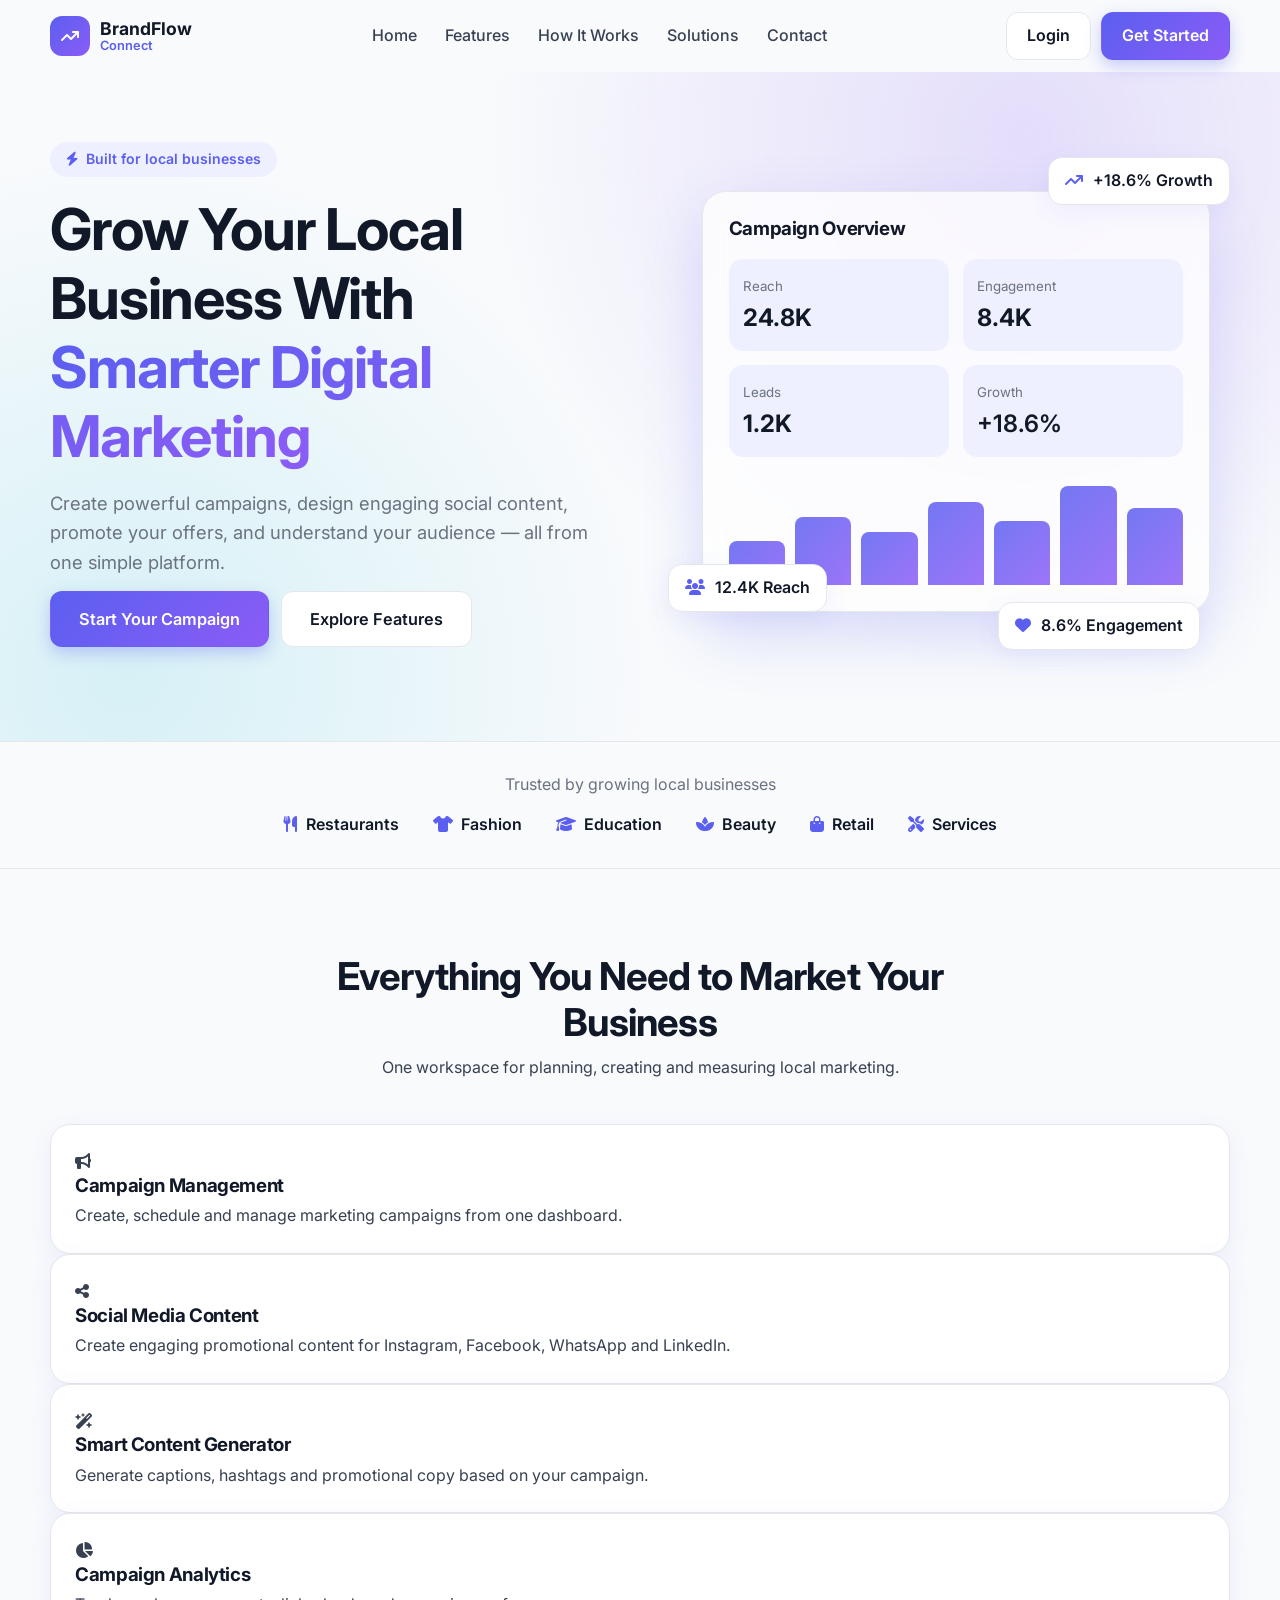
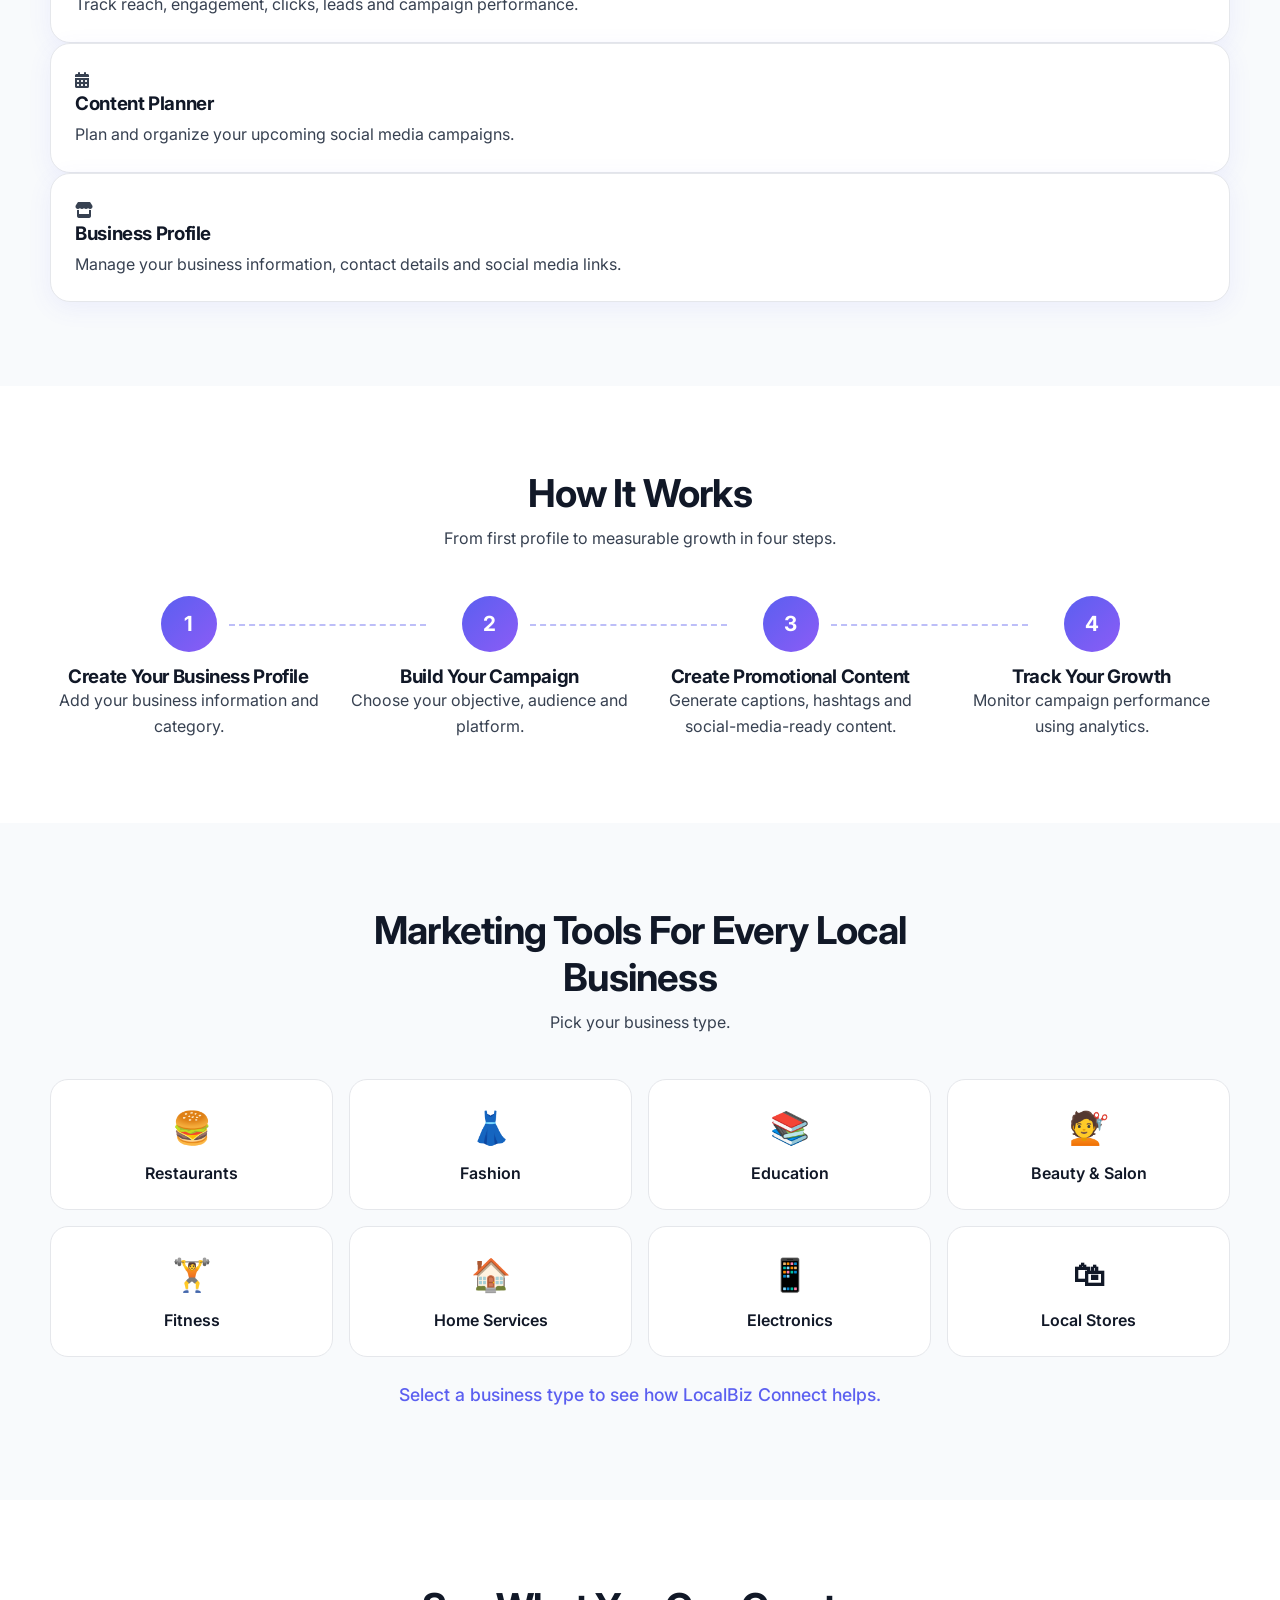
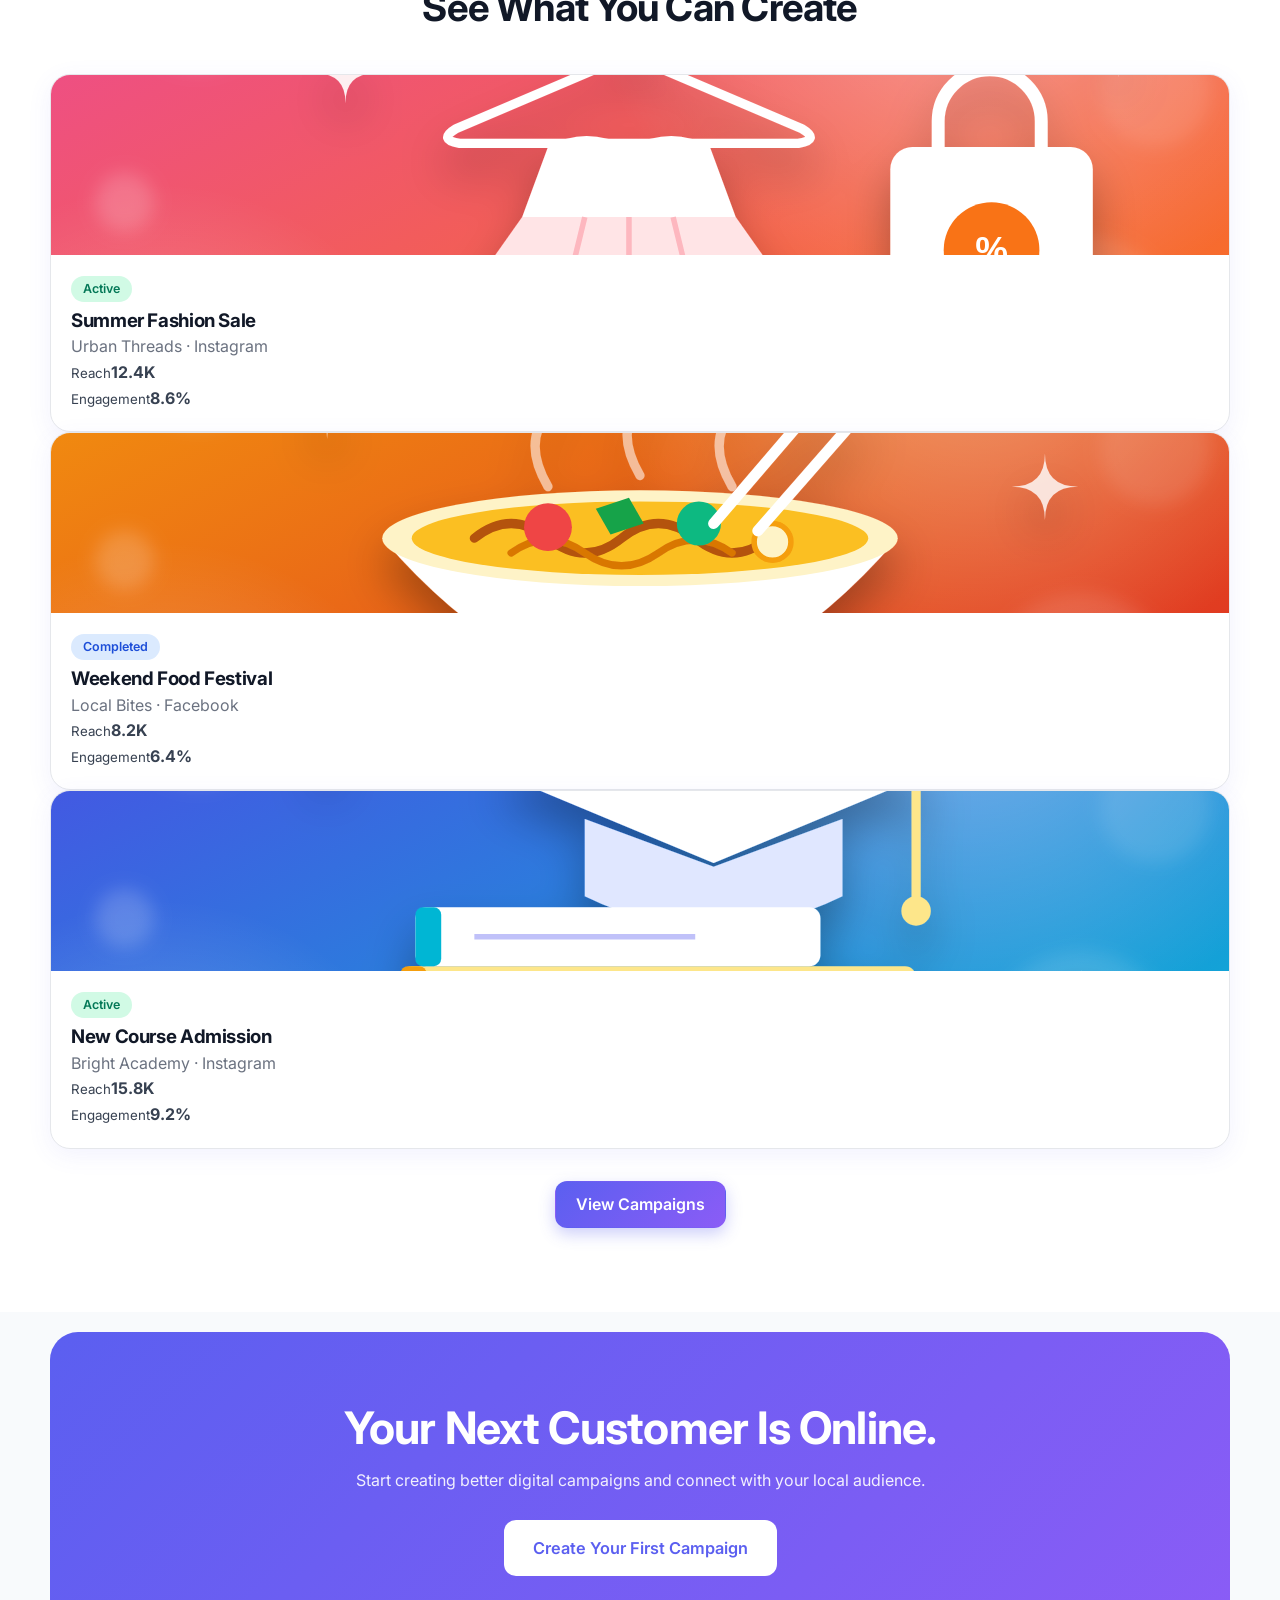
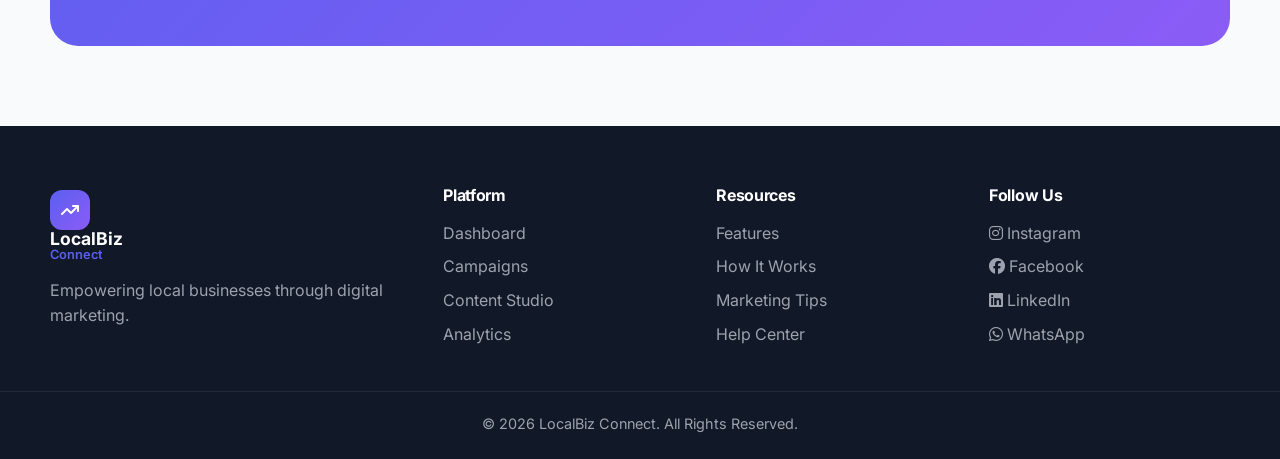
<file: index.html>
<!DOCTYPE html>
<html lang="en">

<head>
    <meta charset="UTF-8">
    <meta name="viewport" content="width=device-width,initial-scale=1">
    <title>BrandFlow Connect | Digital Marketing Platform</title>
    <meta name="description"
        content="BrandFlow Connect helps small businesses create, manage and analyze digital marketing campaigns.">
    <link rel="preconnect" href="https://fonts.googleapis.com">
    <link href="https://fonts.googleapis.com/css2?family=Inter:wght@400;500;600;700;800&display=swap" rel="stylesheet">
    <link rel="stylesheet" href="https://cdnjs.cloudflare.com/ajax/libs/font-awesome/6.5.1/css/all.min.css">
    <link rel="stylesheet" href="css/style.css">
    <link rel="stylesheet" href="css/landing.css">
    <link rel="stylesheet" href="css/responsive.css">
    <script>try { document.documentElement.dataset.theme = localStorage.getItem("theme") || "light" } catch (e) { }</script>
</head>

<body class="landing">
    <header class="nav" id="nav">
        <div class="wrap nav-in"><a href="index.html" class="logo"><span class="logo-i"><i
                        class="fa-solid fa-arrow-trend-up"></i></span><b>BrandFlow<small>Connect</small></b></a>
            <nav class="nav-links" aria-label="Primary"><a href="#home">Home</a><a href="#features">Features</a><a
                    href="#how">How It Works</a><a href="#solutions">Solutions</a><a href="#contact">Contact</a><a
                    class="btn btn-ghost m-only" href="dashboard.html">Login</a></nav>
            <div class="nav-btns"><a class="btn btn-ghost" href="dashboard.html">Login</a><a class="btn btn-primary"
                    href="dashboard.html">Get Started</a></div><button class="icon-btn menu-btn" id="menuBtn"
                aria-label="Toggle menu"><i class="fa-solid fa-bars"></i></button>
        </div>
    </header>
    <main>
        <section class="hero" id="home">
            <div class="wrap hero-in">
                <div class="fade"><span class="pill"><i class="fa-solid fa-bolt"></i> Built for local businesses</span>
                    <h1>Grow Your Local Business With <span class="grad-t">Smarter Digital Marketing</span></h1>
                    <p class="lead">Create powerful campaigns, design engaging social content, promote your offers, and
                        understand your audience — all from one simple platform.</p>
                    <div class="row"><a class="btn btn-primary btn-lg" href="create-campaign.html">Start Your
                            Campaign</a><a class="btn btn-ghost btn-lg" href="#features">Explore Features</a></div>
                </div>
                <div class="preview">
                    <div class="float f1"><i class="fa-solid fa-arrow-trend-up"></i> +18.6% Growth</div>
                    <div class="float f2"><i class="fa-solid fa-users"></i> 12.4K Reach</div>
                    <div class="float f3"><i class="fa-solid fa-heart"></i> 8.6% Engagement</div>
                    <div class="glass">
                        <h3>Campaign Overview</h3>
                        <div class="mini-grid">
                            <div><small>Reach</small><b>24.8K</b></div>
                            <div><small>Engagement</small><b>8.4K</b></div>
                            <div><small>Leads</small><b>1.2K</b></div>
                            <div><small>Growth</small><b class="up">+18.6%</b></div>
                        </div>
                        <div class="bars" aria-hidden="true"><i style="height:40%"></i><i style="height:62%"></i><i
                                style="height:48%"></i><i style="height:75%"></i><i style="height:58%"></i><i
                                style="height:90%"></i><i style="height:70%"></i></div>
                    </div>
                </div>
            </div>
        </section>
        <section class="trust">
            <div class="wrap">
                <p>Trusted by growing local businesses</p>
                <div class="trust-row"><span><i class="fa-solid fa-utensils"></i>Restaurants</span><span><i
                            class="fa-solid fa-shirt"></i>Fashion</span><span><i
                            class="fa-solid fa-graduation-cap"></i>Education</span><span><i
                            class="fa-solid fa-spa"></i>Beauty</span><span><i
                            class="fa-solid fa-bag-shopping"></i>Retail</span><span><i
                            class="fa-solid fa-screwdriver-wrench"></i>Services</span></div>
            </div>
        </section>
        <section class="sec" id="features">
            <div class="wrap">
                <div class="sec-h">
                    <h2>Everything You Need to Market Your Business</h2>
                    <p>One workspace for planning, creating and measuring local marketing.</p>
                </div>
                <div class="grid3">
                    <article class="card feat"><span class="ico"><i class="fa-solid fa-bullhorn"></i></span>
                        <h3>Campaign Management</h3>
                        <p>Create, schedule and manage marketing campaigns from one dashboard.</p>
                    </article>
                    <article class="card feat"><span class="ico"><i class="fa-solid fa-share-nodes"></i></span>
                        <h3>Social Media Content</h3>
                        <p>Create engaging promotional content for Instagram, Facebook, WhatsApp and LinkedIn.</p>
                    </article>
                    <article class="card feat"><span class="ico"><i class="fa-solid fa-wand-magic-sparkles"></i></span>
                        <h3>Smart Content Generator</h3>
                        <p>Generate captions, hashtags and promotional copy based on your campaign.</p>
                    </article>
                    <article class="card feat"><span class="ico"><i class="fa-solid fa-chart-pie"></i></span>
                        <h3>Campaign Analytics</h3>
                        <p>Track reach, engagement, clicks, leads and campaign performance.</p>
                    </article>
                    <article class="card feat"><span class="ico"><i class="fa-solid fa-calendar-days"></i></span>
                        <h3>Content Planner</h3>
                        <p>Plan and organize your upcoming social media campaigns.</p>
                    </article>
                    <article class="card feat"><span class="ico"><i class="fa-solid fa-store"></i></span>
                        <h3>Business Profile</h3>
                        <p>Manage your business information, contact details and social media links.</p>
                    </article>
                </div>
            </div>
        </section>
        <section class="sec alt" id="how">
            <div class="wrap">
                <div class="sec-h">
                    <h2>How It Works</h2>
                    <p>From first profile to measurable growth in four steps.</p>
                </div>
                <div class="steps">
                    <div class="step"><span class="num">1</span>
                        <h3>Create Your Business Profile</h3>
                        <p>Add your business information and category.</p>
                    </div>
                    <div class="step"><span class="num">2</span>
                        <h3>Build Your Campaign</h3>
                        <p>Choose your objective, audience and platform.</p>
                    </div>
                    <div class="step"><span class="num">3</span>
                        <h3>Create Promotional Content</h3>
                        <p>Generate captions, hashtags and social-media-ready content.</p>
                    </div>
                    <div class="step"><span class="num">4</span>
                        <h3>Track Your Growth</h3>
                        <p>Monitor campaign performance using analytics.</p>
                    </div>
                </div>
            </div>
        </section>
        <section class="sec" id="solutions">
            <div class="wrap">
                <div class="sec-h">
                    <h2>Marketing Tools For Every Local Business</h2>
                    <p>Pick your business type.</p>
                </div>
                <div class="cats"><button class="cat"
                        data-msg="Promote today's special offers and attract more local customers."><span>🍔</span>Restaurants</button><button
                        class="cat"
                        data-msg="Showcase new collections and seasonal sales to style-hungry shoppers."><span>👗</span>Fashion</button><button
                        class="cat"
                        data-msg="Promote courses, workshops and admission campaigns."><span>📚</span>Education</button><button
                        class="cat"
                        data-msg="Fill your appointment book with festive packages and loyalty offers."><span>💇</span>Beauty
                        & Salon</button><button class="cat"
                        data-msg="Promote memberships, trial classes and transformation challenges."><span>🏋</span>Fitness</button><button
                        class="cat"
                        data-msg="Reach nearby households that need repairs, cleaning and installs."><span>🏠</span>Home
                        Services</button><button class="cat"
                        data-msg="Highlight launches, exchange offers and festival discounts."><span>📱</span>Electronics</button><button
                        class="cat"
                        data-msg="Bring neighbours back with daily deals and loyalty rewards."><span>🛍</span>Local
                        Stores</button></div>
                <p class="cat-msg" id="catMsg" aria-live="polite">Select a business type to see how LocalBiz Connect
                    helps.</p>
            </div>
        </section>
        <section class="sec alt">
            <div class="wrap">
                <div class="sec-h">
                    <h2>See What You Can Create</h2>
                </div>
                <div class="grid3">
                    <article class="card camp">
                        <div class="camp-img"><img src="assets/images/fashion.svg"
                                alt="Summer Fashion Sale campaign visual" loading="lazy"></div>
                        <div class="camp-b"><span class="badge active">Active</span>
                            <h3>Summer Fashion Sale</h3>
                            <p class="muted">Urban Threads · Instagram</p>
                            <div class="kv">
                                <div><small>Reach</small><b>12.4K</b></div>
                                <div><small>Engagement</small><b>8.6%</b></div>
                            </div>
                        </div>
                    </article>
                    <article class="card camp">
                        <div class="camp-img"><img src="assets/images/food.svg"
                                alt="Weekend Food Festival campaign visual" loading="lazy"></div>
                        <div class="camp-b"><span class="badge completed">Completed</span>
                            <h3>Weekend Food Festival</h3>
                            <p class="muted">Local Bites · Facebook</p>
                            <div class="kv">
                                <div><small>Reach</small><b>8.2K</b></div>
                                <div><small>Engagement</small><b>6.4%</b></div>
                            </div>
                        </div>
                    </article>
                    <article class="card camp">
                        <div class="camp-img"><img src="assets/images/education.svg"
                                alt="New Course Admission campaign visual" loading="lazy"></div>
                        <div class="camp-b"><span class="badge active">Active</span>
                            <h3>New Course Admission</h3>
                            <p class="muted">Bright Academy · Instagram</p>
                            <div class="kv">
                                <div><small>Reach</small><b>15.8K</b></div>
                                <div><small>Engagement</small><b>9.2%</b></div>
                            </div>
                        </div>
                    </article>
                </div>
                <div class="center"><a class="btn btn-primary" href="campaigns.html">View Campaigns</a></div>
            </div>
        </section>
        <section class="wrap">
            <div class="cta">
                <h2>Your Next Customer Is Online.</h2>
                <p>Start creating better digital campaigns and connect with your local audience.</p><a
                    class="btn btn-white btn-lg" href="create-campaign.html">Create Your First Campaign</a>
            </div>
        </section>
    </main>
    <footer class="footer" id="contact">
        <div class="wrap fgrid">
            <div><a href="index.html" class="logo"><span class="logo-i"><i
                            class="fa-solid fa-arrow-trend-up"></i></span><b>LocalBiz<small>Connect</small></b></a>
                <p>Empowering local businesses through digital marketing.</p>
            </div>
            <div>
                <h3>Platform</h3><a href="dashboard.html">Dashboard</a><a href="campaigns.html">Campaigns</a><a
                    href="content-studio.html">Content Studio</a><a href="analytics.html">Analytics</a>
            </div>
            <div>
                <h3>Resources</h3><a href="#features">Features</a><a href="#how">How It Works</a><a
                    href="content-studio.html">Marketing Tips</a><a href="settings.html">Help Center</a>
            </div>
            <div>
                <h3>Follow Us</h3><a href="https://instagram.com" target="_blank" rel="noopener"><i
                        class="fa-brands fa-instagram"></i> Instagram</a><a href="https://facebook.com" target="_blank"
                    rel="noopener"><i class="fa-brands fa-facebook"></i> Facebook</a><a href="https://linkedin.com"
                    target="_blank" rel="noopener"><i class="fa-brands fa-linkedin"></i> LinkedIn</a><a
                    href="https://wa.me" target="_blank" rel="noopener"><i class="fa-brands fa-whatsapp"></i>
                    WhatsApp</a>
            </div>
        </div>
        <p class="copy">© 2026 LocalBiz Connect. All Rights Reserved.</p>
    </footer>
    <script src="js/main.js"></script>
</body>

</html>
</file>
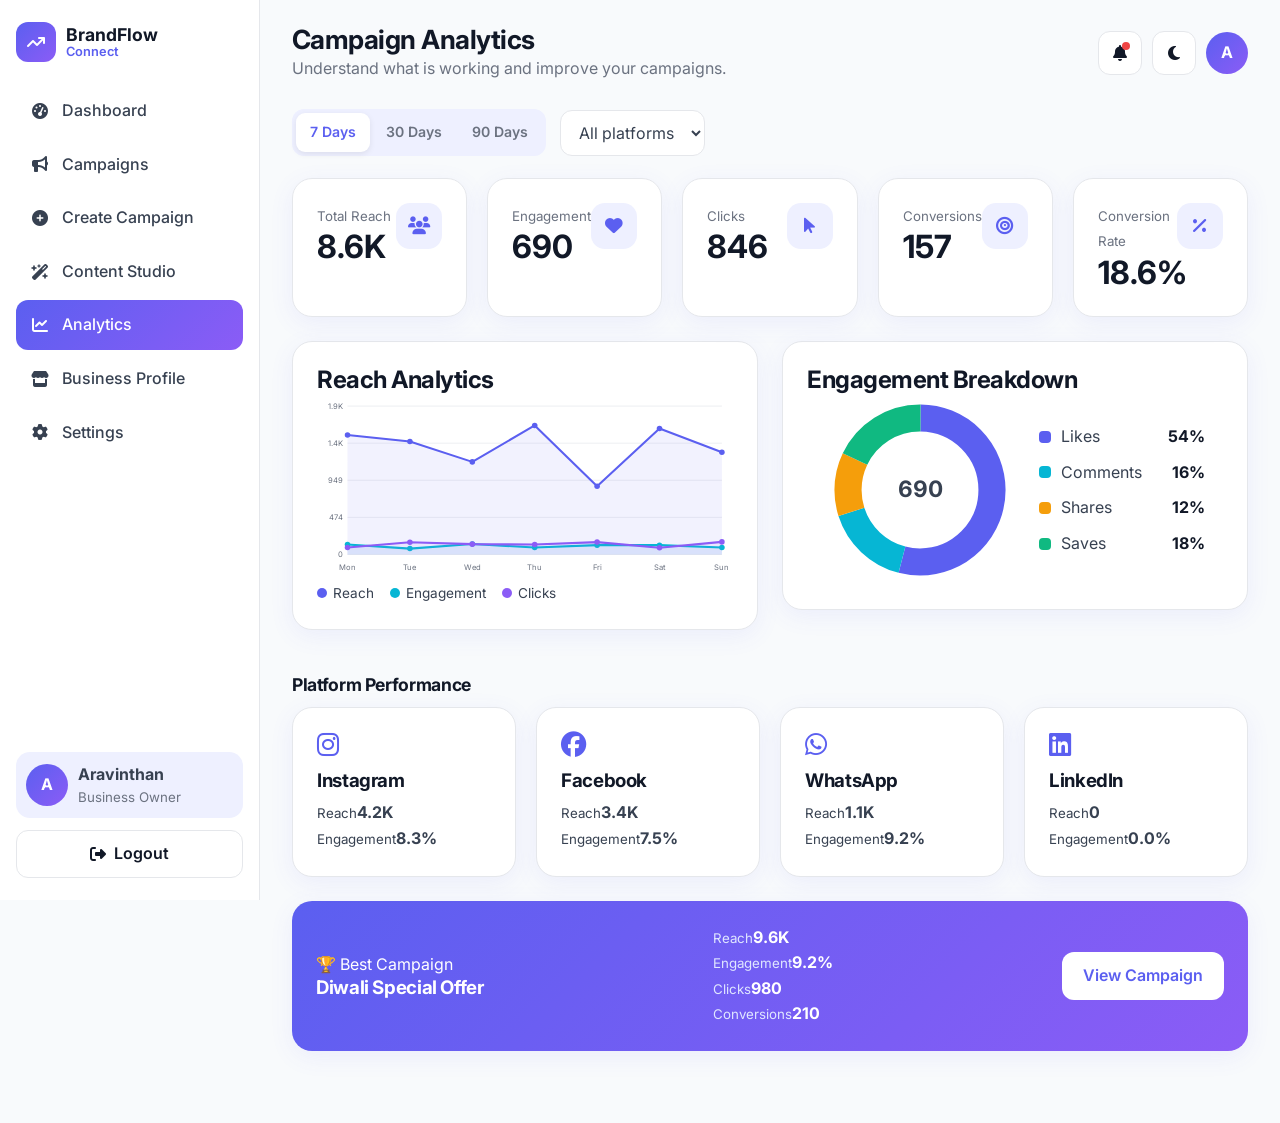
<file: analytics.html>
<!DOCTYPE html>
<html lang="en">

<head>
    <meta charset="UTF-8">
    <meta name="viewport" content="width=device-width,initial-scale=1">
    <title>Campaign Analytics | BrandFlow Connect</title>
    <meta name="description"
        content="BrandFlow Connect helps small businesses create, manage and analyze digital marketing campaigns.">
    <link rel="preconnect" href="https://fonts.googleapis.com">
    <link href="https://fonts.googleapis.com/css2?family=Inter:wght@400;500;600;700;800&display=swap" rel="stylesheet">
    <link rel="stylesheet" href="https://cdnjs.cloudflare.com/ajax/libs/font-awesome/6.5.1/css/all.min.css">
    <link rel="stylesheet" href="css/style.css">
    <link rel="stylesheet" href="css/dashboard.css">
    <link rel="stylesheet" href="css/analytics.css">
    <link rel="stylesheet" href="css/responsive.css">
    <script>try { document.documentElement.dataset.theme = localStorage.getItem("theme") || "light" } catch (e) { }</script>
</head>

<body>
    <div class="overlay" data-close-nav></div>
    <aside class="sidebar" aria-label="Main navigation"><a href="index.html" class="logo"><span class="logo-i"><i
                    class="fa-solid fa-arrow-trend-up"></i></span><b>BrandFlow<small>Connect</small></b></a>
        <nav><a href="dashboard.html" class=""><i class="fa-solid fa-gauge-high" aria-hidden="true"></i>Dashboard</a><a
                href="campaigns.html" class=""><i class="fa-solid fa-bullhorn" aria-hidden="true"></i>Campaigns</a><a
                href="create-campaign.html" class=""><i class="fa-solid fa-circle-plus" aria-hidden="true"></i>Create
                Campaign</a><a href="content-studio.html" class=""><i class="fa-solid fa-wand-magic-sparkles"
                    aria-hidden="true"></i>Content Studio</a><a href="analytics.html" class="active"><i
                    class="fa-solid fa-chart-line" aria-hidden="true"></i>Analytics</a><a href="profile.html"
                class=""><i class="fa-solid fa-store" aria-hidden="true"></i>Business Profile</a><a href="settings.html"
                class=""><i class="fa-solid fa-gear" aria-hidden="true"></i>Settings</a></nav>
        <div class="side-foot">
            <div class="user"><span class="avatar">A</span>
                <div><b>Aravinthan</b><small>Business Owner</small></div>
            </div><button class="btn btn-ghost btn-block" id="logout"><i class="fa-solid fa-right-from-bracket"></i>
                Logout</button>
        </div>
    </aside>
    <div class="main">
        <header class="topbar"><button class="icon-btn menu-btn" id="menuBtn" aria-label="Open menu"><i
                    class="fa-solid fa-bars"></i></button>
            <div class="tb-title">
                <h1 id="pageTitle">Campaign Analytics</h1>
                <p>Understand what is working and improve your campaigns.</p>
            </div>
            <div class="tb-actions"><button class="icon-btn" id="bell" aria-label="Notifications"><i
                        class="fa-solid fa-bell"></i><span class="dot"></span></button><button class="icon-btn"
                    data-theme-btn aria-label="Toggle theme"><i class="fa-solid fa-moon"></i></button><a
                    href="profile.html" class="avatar" aria-label="Profile">A</a></div>
        </header>
        <main>
            <div class="toolbar">
                <div class="seg" role="group" aria-label="Range"><button class="active" data-r="7">7
                        Days</button><button data-r="30">30 Days</button><button data-r="90">90 Days</button></div>
                <select id="pf" aria-label="Platform filter">
                    <option value="">All platforms</option>
                    <option>Instagram</option>
                    <option>Facebook</option>
                    <option>WhatsApp</option>
                    <option>LinkedIn</option>
                </select>
            </div>
            <section class="stats five" id="cards"></section>
            <div class="two">
                <section class="card">
                    <h2>Reach Analytics</h2>
                    <div id="chart" class="chart"></div>
                </section>
                <section class="card">
                    <h2>Engagement Breakdown</h2>
                    <div id="donut" class="donut-w"></div>
                </section>
            </div>
            <h2 class="h-sm">Platform Performance</h2>
            <section class="grid4" id="plat"></section>
            <section class="card best" id="best"></section>
        </main>
    </div>
    <script src="js/main.js"></script>
    <script src="js/analytics.js"></script>
</body>

</html>
</file>
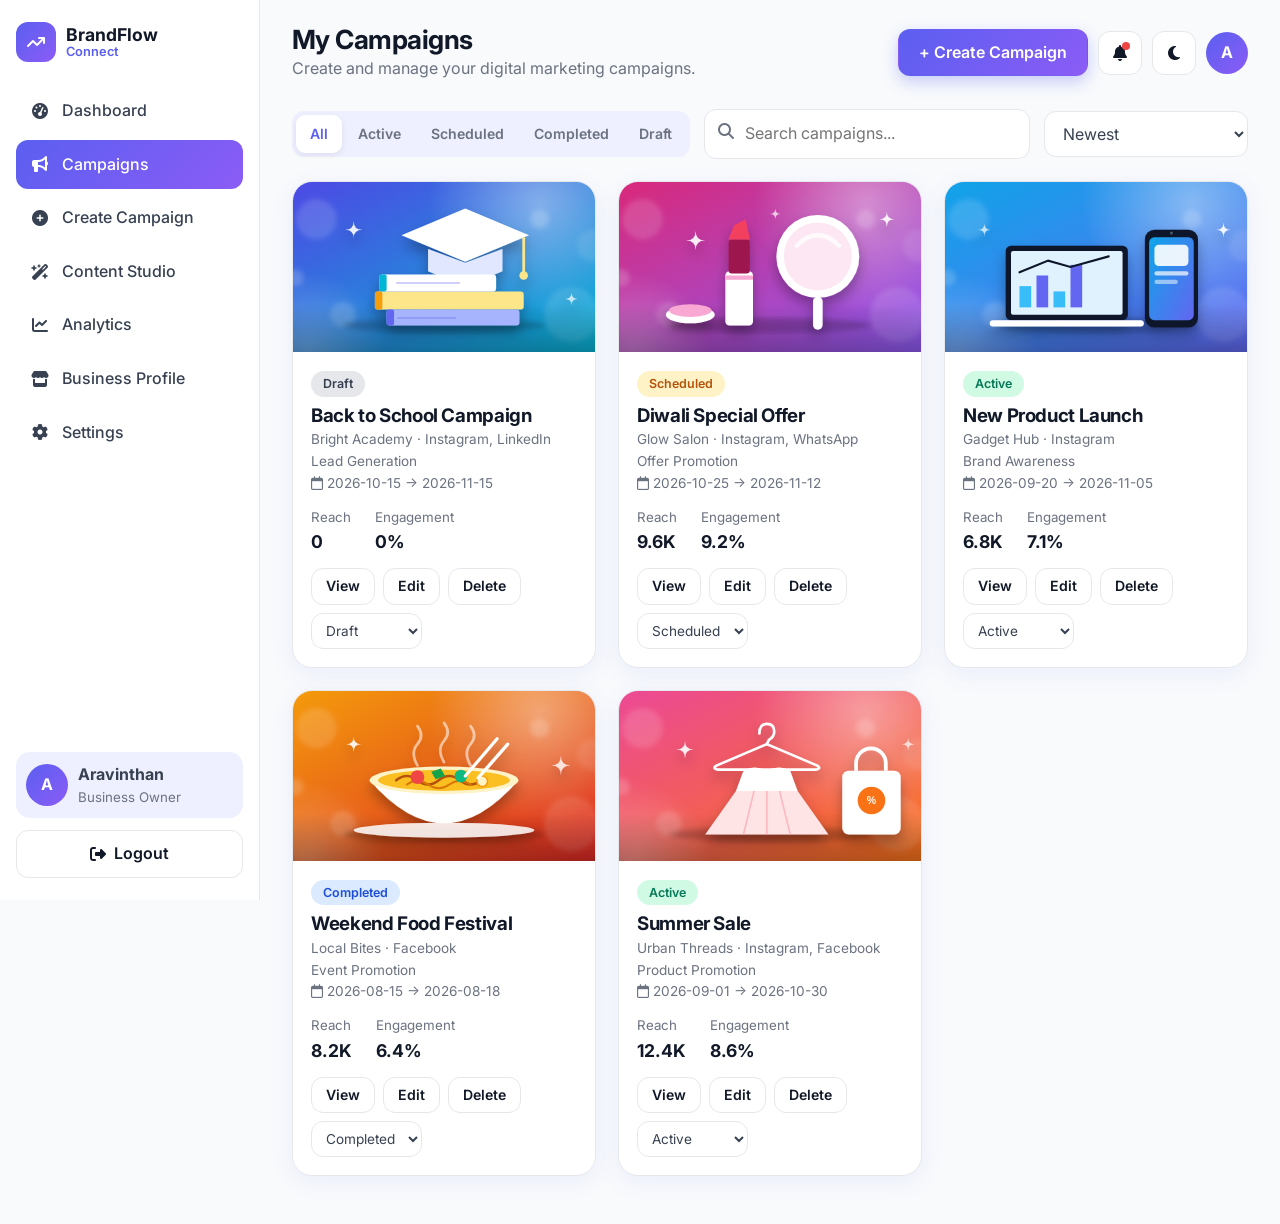
<file: campaigns.html>
<!DOCTYPE html>
<html lang="en">

<head>
    <meta charset="UTF-8">
    <meta name="viewport" content="width=device-width,initial-scale=1">
    <title>My Campaigns | BrandFlow Connect</title>
    <meta name="description"
        content="BrandFlow Connect helps small businesses create, manage and analyze digital marketing campaigns.">
    <link rel="preconnect" href="https://fonts.googleapis.com">
    <link href="https://fonts.googleapis.com/css2?family=Inter:wght@400;500;600;700;800&display=swap" rel="stylesheet">
    <link rel="stylesheet" href="https://cdnjs.cloudflare.com/ajax/libs/font-awesome/6.5.1/css/all.min.css">
    <link rel="stylesheet" href="css/style.css">
    <link rel="stylesheet" href="css/dashboard.css">
    <link rel="stylesheet" href="css/campaigns.css">
    <link rel="stylesheet" href="css/responsive.css">
    <script>try { document.documentElement.dataset.theme = localStorage.getItem("theme") || "light" } catch (e) { }</script>
</head>

<body>
    <div class="overlay" data-close-nav></div>
    <aside class="sidebar" aria-label="Main navigation"><a href="index.html" class="logo"><span class="logo-i"><i
                    class="fa-solid fa-arrow-trend-up"></i></span><b>BrandFlow<small>Connect</small></b></a>
        <nav><a href="dashboard.html" class=""><i class="fa-solid fa-gauge-high" aria-hidden="true"></i>Dashboard</a><a
                href="campaigns.html" class="active"><i class="fa-solid fa-bullhorn"
                    aria-hidden="true"></i>Campaigns</a><a href="create-campaign.html" class=""><i
                    class="fa-solid fa-circle-plus" aria-hidden="true"></i>Create Campaign</a><a
                href="content-studio.html" class=""><i class="fa-solid fa-wand-magic-sparkles"
                    aria-hidden="true"></i>Content Studio</a><a href="analytics.html" class=""><i
                    class="fa-solid fa-chart-line" aria-hidden="true"></i>Analytics</a><a href="profile.html"
                class=""><i class="fa-solid fa-store" aria-hidden="true"></i>Business Profile</a><a href="settings.html"
                class=""><i class="fa-solid fa-gear" aria-hidden="true"></i>Settings</a></nav>
        <div class="side-foot">
            <div class="user"><span class="avatar">A</span>
                <div><b>Aravinthan</b><small>Business Owner</small></div>
            </div><button class="btn btn-ghost btn-block" id="logout"><i class="fa-solid fa-right-from-bracket"></i>
                Logout</button>
        </div>
    </aside>
    <div class="main">
        <header class="topbar"><button class="icon-btn menu-btn" id="menuBtn" aria-label="Open menu"><i
                    class="fa-solid fa-bars"></i></button>
            <div class="tb-title">
                <h1 id="pageTitle">My Campaigns</h1>
                <p>Create and manage your digital marketing campaigns.</p>
            </div>
            <div class="tb-actions"><a class="btn btn-primary hide-sm" href="create-campaign.html">+ Create
                    Campaign</a><button class="icon-btn" id="bell" aria-label="Notifications"><i
                        class="fa-solid fa-bell"></i><span class="dot"></span></button><button class="icon-btn"
                    data-theme-btn aria-label="Toggle theme"><i class="fa-solid fa-moon"></i></button><a
                    href="profile.html" class="avatar" aria-label="Profile">A</a></div>
        </header>
        <main>
            <div class="toolbar">
                <div class="seg" role="group" aria-label="Status filter"><button class="active"
                        data-f="All">All</button><button class="" data-f="Active">Active</button><button class=""
                        data-f="Scheduled">Scheduled</button><button class=""
                        data-f="Completed">Completed</button><button class="" data-f="Draft">Draft</button></div>
                <div class="search"><i class="fa-solid fa-magnifying-glass"></i><input id="q" type="search"
                        placeholder="Search campaigns..." aria-label="Search campaigns"></div><select id="sort"
                    aria-label="Sort">
                    <option value="new">Newest</option>
                    <option value="reach">Highest reach</option>
                    <option value="eng">Highest engagement</option>
                    <option value="name">Name A–Z</option>
                </select>
            </div>
            <div id="list" class="grid3"></div>
        </main>
    </div>
    <script src="js/main.js"></script>
    <script src="js/campaigns.js"></script>
</body>

</html>
</file>
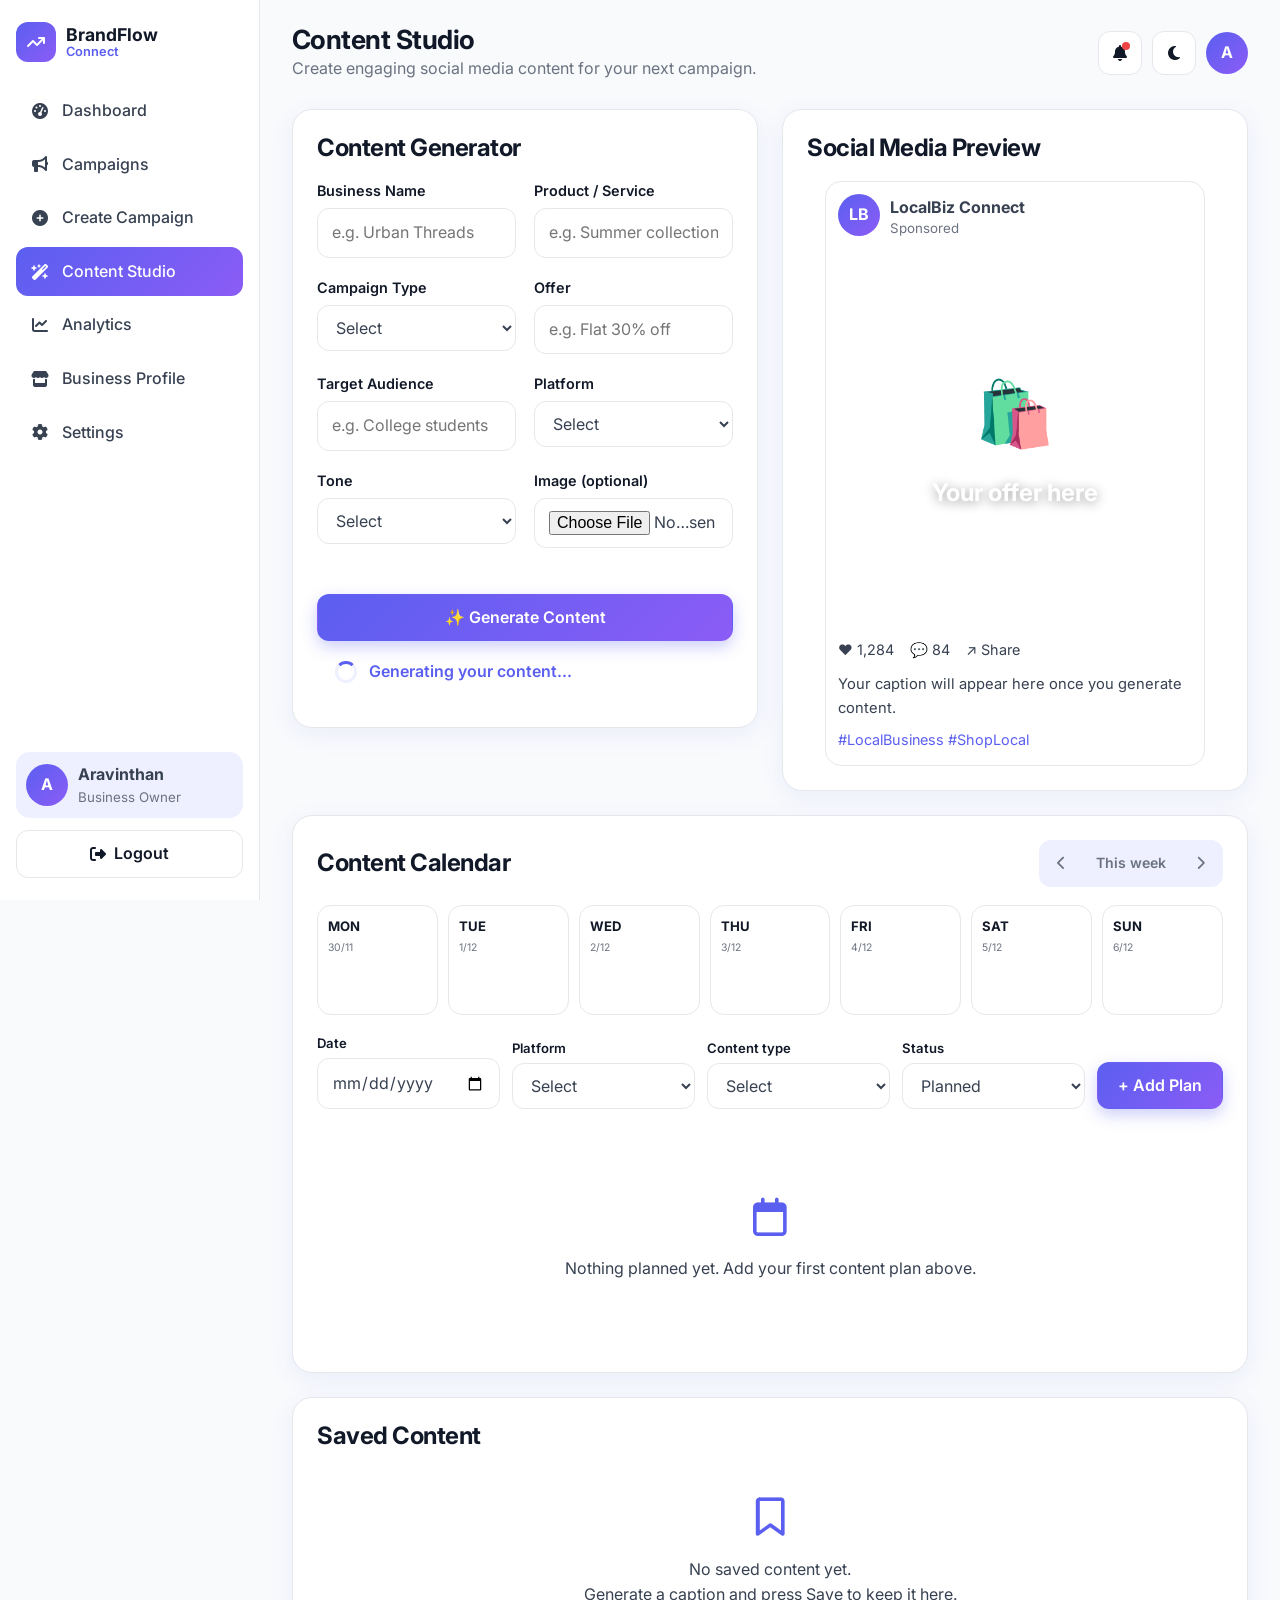
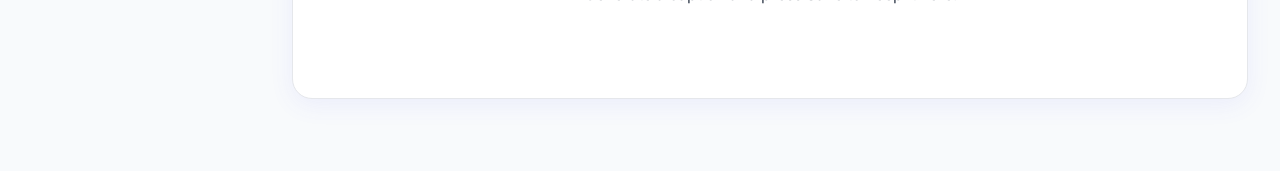
<file: content-studio.html>
<!DOCTYPE html>
<html lang="en">

<head>
    <meta charset="UTF-8">
    <meta name="viewport" content="width=device-width,initial-scale=1">
    <title>Content Studio | BrandFlow Connect</title>
    <meta name="description"
        content="BrandFlow Connect helps small businesses create, manage and analyze digital marketing campaigns.">
    <link rel="preconnect" href="https://fonts.googleapis.com">
    <link href="https://fonts.googleapis.com/css2?family=Inter:wght@400;500;600;700;800&display=swap" rel="stylesheet">
    <link rel="stylesheet" href="https://cdnjs.cloudflare.com/ajax/libs/font-awesome/6.5.1/css/all.min.css">
    <link rel="stylesheet" href="css/style.css">
    <link rel="stylesheet" href="css/dashboard.css">
    <link rel="stylesheet" href="css/content.css">
    <link rel="stylesheet" href="css/responsive.css">
    <script>try { document.documentElement.dataset.theme = localStorage.getItem("theme") || "light" } catch (e) { }</script>
</head>

<body>
    <div class="overlay" data-close-nav></div>
    <aside class="sidebar" aria-label="Main navigation"><a href="index.html" class="logo"><span class="logo-i"><i
                    class="fa-solid fa-arrow-trend-up"></i></span><b>BrandFlow<small>Connect</small></b></a>
        <nav><a href="dashboard.html" class=""><i class="fa-solid fa-gauge-high" aria-hidden="true"></i>Dashboard</a><a
                href="campaigns.html" class=""><i class="fa-solid fa-bullhorn" aria-hidden="true"></i>Campaigns</a><a
                href="create-campaign.html" class=""><i class="fa-solid fa-circle-plus" aria-hidden="true"></i>Create
                Campaign</a><a href="content-studio.html" class="active"><i class="fa-solid fa-wand-magic-sparkles"
                    aria-hidden="true"></i>Content Studio</a><a href="analytics.html" class=""><i
                    class="fa-solid fa-chart-line" aria-hidden="true"></i>Analytics</a><a href="profile.html"
                class=""><i class="fa-solid fa-store" aria-hidden="true"></i>Business Profile</a><a href="settings.html"
                class=""><i class="fa-solid fa-gear" aria-hidden="true"></i>Settings</a></nav>
        <div class="side-foot">
            <div class="user"><span class="avatar">A</span>
                <div><b>Aravinthan</b><small>Business Owner</small></div>
            </div><button class="btn btn-ghost btn-block" id="logout"><i class="fa-solid fa-right-from-bracket"></i>
                Logout</button>
        </div>
    </aside>
    <div class="main">
        <header class="topbar"><button class="icon-btn menu-btn" id="menuBtn" aria-label="Open menu"><i
                    class="fa-solid fa-bars"></i></button>
            <div class="tb-title">
                <h1 id="pageTitle">Content Studio</h1>
                <p>Create engaging social media content for your next campaign.</p>
            </div>
            <div class="tb-actions"><button class="icon-btn" id="bell" aria-label="Notifications"><i
                        class="fa-solid fa-bell"></i><span class="dot"></span></button><button class="icon-btn"
                    data-theme-btn aria-label="Toggle theme"><i class="fa-solid fa-moon"></i></button><a
                    href="profile.html" class="avatar" aria-label="Profile">A</a></div>
        </header>
        <main>
            <div class="two">
                <section class="card">
                    <h2>Content Generator</h2>
                    <div class="form-grid">
                        <div class="field"><label for="gBiz">Business Name</label><input id="gBiz" type="text"
                                placeholder="e.g. Urban Threads"></div>
                        <div class="field"><label for="gProd">Product / Service</label><input id="gProd" type="text"
                                placeholder="e.g. Summer collection"></div>
                        <div class="field"><label for="gType">Campaign Type</label><select id="gType">
                                <option value="">Select</option>
                                <option>Brand Awareness</option>
                                <option>Product Promotion</option>
                                <option>Offer Promotion</option>
                                <option>Lead Generation</option>
                                <option>Event Promotion</option>
                                <option>Customer Engagement</option>
                            </select></div>
                        <div class="field"><label for="gOffer">Offer</label><input id="gOffer" type="text"
                                placeholder="e.g. Flat 30% off"></div>
                        <div class="field"><label for="gAud">Target Audience</label><input id="gAud" type="text"
                                placeholder="e.g. College students"></div>
                        <div class="field"><label for="gPlat">Platform</label><select id="gPlat">
                                <option value="">Select</option>
                                <option>Instagram</option>
                                <option>Facebook</option>
                                <option>WhatsApp</option>
                                <option>LinkedIn</option>
                            </select></div>
                        <div class="field"><label for="gTone">Tone</label><select id="gTone">
                                <option value="">Select</option>
                                <option>Professional</option>
                                <option>Friendly</option>
                                <option>Creative</option>
                                <option>Exciting</option>
                                <option>Promotional</option>
                            </select></div>
                        <div class="field"><label for="gImg">Image (optional)</label><input id="gImg" type="file"
                                accept="image/*"></div>
                    </div>
                    <p class="err" id="gErr" role="alert"></p><button class="btn btn-primary btn-block" id="gen">✨
                        Generate Content</button>
                    <div id="loader" class="loader" hidden><span></span>Generating your content...</div>
                    <div id="out" hidden>
                        <h3 class="h-sm">Caption</h3><textarea id="cap" rows="8"
                            aria-label="Generated caption"></textarea>
                        <div class="row"><button class="btn btn-ghost btn-sm" id="copyCap"><i
                                    class="fa-regular fa-copy"></i> Copy</button><button class="btn btn-ghost btn-sm"
                                id="regen"><i class="fa-solid fa-rotate"></i> Regenerate</button><button
                                class="btn btn-primary btn-sm" id="saveC"><i class="fa-regular fa-bookmark"></i>
                                Save</button></div>
                        <h3 class="h-sm">Hashtags</h3>
                        <div id="tags" class="tags"></div><button class="btn btn-ghost btn-sm" id="copyTags">Copy
                            Hashtags</button>
                    </div>
                </section>
                <section class="card">
                    <h2>Social Media Preview</h2>
                    <div class="ig">
                        <div class="ig-h"><span class="avatar">LB</span>
                            <div><b id="pvName">LocalBiz Connect</b><small>Sponsored</small></div>
                        </div>
                        <div class="ig-img g0" id="pvImg"><span id="pvEmoji">🛍️</span><b id="pvOffer">Your offer
                                here</b></div>
                        <div class="ig-a"><span>❤️ 1,284</span><span>💬 84</span><span>↗ Share</span></div>
                        <p class="ig-c" id="pvCap">Your caption will appear here once you generate content.</p>
                        <p class="ig-t" id="pvTags">#LocalBusiness #ShopLocal</p>
                    </div>
                </section>
            </div>
            <section class="card">
                <div class="card-h">
                    <h2>Content Calendar</h2>
                    <div class="seg"><button id="wPrev" aria-label="Previous week"><i
                                class="fa-solid fa-chevron-left"></i></button><button id="wLabel"
                            disabled></button><button id="wNext" aria-label="Next week"><i
                                class="fa-solid fa-chevron-right"></i></button></div>
                </div>
                <div class="week" id="week"></div>
                <form class="plan-f" id="planF" novalidate>
                    <div class="field"><label for="pDate">Date</label><input id="pDate" type="date" placeholder="">
                    </div>
                    <div class="field"><label for="pPlat">Platform</label><select id="pPlat">
                            <option value="">Select</option>
                            <option>Instagram</option>
                            <option>Facebook</option>
                            <option>WhatsApp</option>
                            <option>LinkedIn</option>
                        </select></div>
                    <div class="field"><label for="pType">Content type</label><select id="pType">
                            <option value="">Select</option>
                            <option>Image Post</option>
                            <option>Reel</option>
                            <option>Story</option>
                            <option>Carousel</option>
                            <option>Text Update</option>
                        </select></div>
                    <div class="field"><label for="pStat">Status</label><select id="pStat">
                            <option value="">Planned</option>
                            <option>Planned</option>
                            <option>Draft</option>
                            <option>Published</option>
                        </select></div><button class="btn btn-primary" type="submit">+ Add Plan</button>
                </form>
                <p class="err" id="pErr" role="alert"></p>
                <div id="plans"></div>
            </section>
            <section class="card">
                <h2>Saved Content</h2>
                <div id="saved"></div>
            </section>
        </main>
    </div>
    <script src="js/main.js"></script>
    <script src="js/content.js"></script>
</body>

</html>
</file>
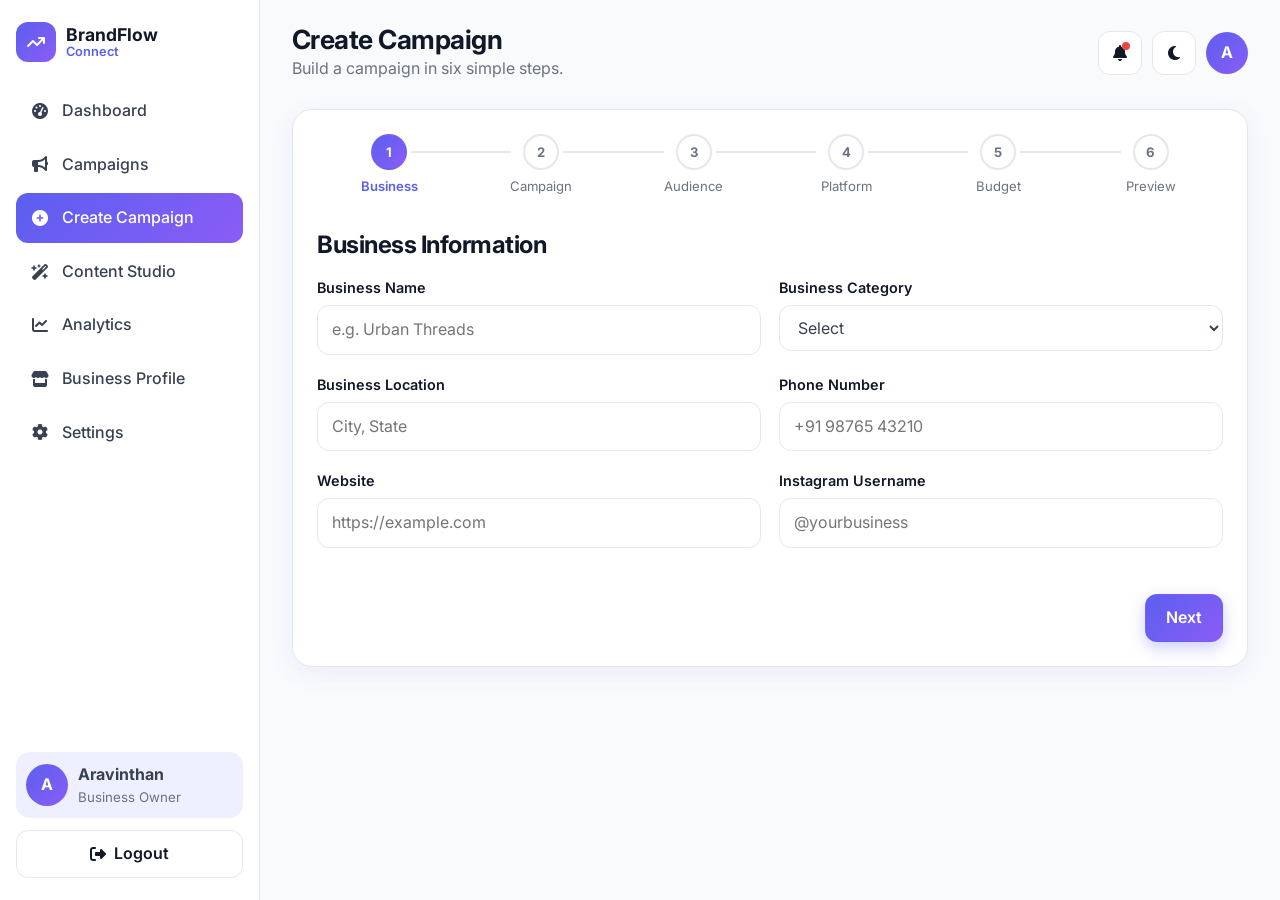
<file: create-campaign.html>
<!DOCTYPE html>
<html lang="en">

<head>
    <meta charset="UTF-8">
    <meta name="viewport" content="width=device-width,initial-scale=1">
    <title>Create Campaign | BrandFlow Connect</title>
    <meta name="description"
        content="BrandFlow Connect helps small businesses create, manage and analyze digital marketing campaigns.">
    <link rel="preconnect" href="https://fonts.googleapis.com">
    <link href="https://fonts.googleapis.com/css2?family=Inter:wght@400;500;600;700;800&display=swap" rel="stylesheet">
    <link rel="stylesheet" href="https://cdnjs.cloudflare.com/ajax/libs/font-awesome/6.5.1/css/all.min.css">
    <link rel="stylesheet" href="css/style.css">
    <link rel="stylesheet" href="css/dashboard.css">
    <link rel="stylesheet" href="css/campaigns.css">
    <link rel="stylesheet" href="css/responsive.css">
    <script>try { document.documentElement.dataset.theme = localStorage.getItem("theme") || "light" } catch (e) { }</script>
</head>

<body>
    <div class="overlay" data-close-nav></div>
    <aside class="sidebar" aria-label="Main navigation"><a href="index.html" class="logo"><span class="logo-i"><i
                    class="fa-solid fa-arrow-trend-up"></i></span><b>BrandFlow<small>Connect</small></b></a>
        <nav><a href="dashboard.html" class=""><i class="fa-solid fa-gauge-high" aria-hidden="true"></i>Dashboard</a><a
                href="campaigns.html" class=""><i class="fa-solid fa-bullhorn" aria-hidden="true"></i>Campaigns</a><a
                href="create-campaign.html" class="active"><i class="fa-solid fa-circle-plus"
                    aria-hidden="true"></i>Create Campaign</a><a href="content-studio.html" class=""><i
                    class="fa-solid fa-wand-magic-sparkles" aria-hidden="true"></i>Content Studio</a><a
                href="analytics.html" class=""><i class="fa-solid fa-chart-line" aria-hidden="true"></i>Analytics</a><a
                href="profile.html" class=""><i class="fa-solid fa-store" aria-hidden="true"></i>Business Profile</a><a
                href="settings.html" class=""><i class="fa-solid fa-gear" aria-hidden="true"></i>Settings</a></nav>
        <div class="side-foot">
            <div class="user"><span class="avatar">A</span>
                <div><b>Aravinthan</b><small>Business Owner</small></div>
            </div><button class="btn btn-ghost btn-block" id="logout"><i class="fa-solid fa-right-from-bracket"></i>
                Logout</button>
        </div>
    </aside>
    <div class="main">
        <header class="topbar"><button class="icon-btn menu-btn" id="menuBtn" aria-label="Open menu"><i
                    class="fa-solid fa-bars"></i></button>
            <div class="tb-title">
                <h1 id="pageTitle">Create Campaign</h1>
                <p>Build a campaign in six simple steps.</p>
            </div>
            <div class="tb-actions"><button class="icon-btn" id="bell" aria-label="Notifications"><i
                        class="fa-solid fa-bell"></i><span class="dot"></span></button><button class="icon-btn"
                    data-theme-btn aria-label="Toggle theme"><i class="fa-solid fa-moon"></i></button><a
                    href="profile.html" class="avatar" aria-label="Profile">A</a></div>
        </header>
        <main>
            <div class="card">
                <ol class="stepper" id="stepper">
                    <li data-s="1"><span>1</span>Business</li>
                    <li data-s="2"><span>2</span>Campaign</li>
                    <li data-s="3"><span>3</span>Audience</li>
                    <li data-s="4"><span>4</span>Platform</li>
                    <li data-s="5"><span>5</span>Budget</li>
                    <li data-s="6"><span>6</span>Preview</li>
                </ol>
                <div class="step-p" data-p="1">
                    <h2>Business Information</h2>
                    <div class="form-grid">
                        <div class="field"><label for="bName">Business Name</label><input id="bName" type="text"
                                placeholder="e.g. Urban Threads"></div>
                        <div class="field"><label for="bCat">Business Category</label><select id="bCat">
                                <option value="">Select</option>
                                <option>Restaurant</option>
                                <option>Fashion</option>
                                <option>Education</option>
                                <option>Beauty & Salon</option>
                                <option>Fitness</option>
                                <option>Home Services</option>
                                <option>Electronics</option>
                                <option>Local Store</option>
                                <option>Freelancer</option>
                                <option>Startup</option>
                            </select></div>
                        <div class="field"><label for="bLoc">Business Location</label><input id="bLoc" type="text"
                                placeholder="City, State"></div>
                        <div class="field"><label for="bPhone">Phone Number</label><input id="bPhone" type="tel"
                                placeholder="+91 98765 43210"></div>
                        <div class="field"><label for="bWeb">Website</label><input id="bWeb" type="url"
                                placeholder="https://example.com"></div>
                        <div class="field"><label for="bIg">Instagram Username</label><input id="bIg" type="text"
                                placeholder="@yourbusiness"></div>
                    </div>
                </div>
                <div class="step-p" data-p="2" hidden>
                    <h2>Campaign Details</h2>
                    <div class="form-grid">
                        <div class="field"><label for="cName">Campaign Name</label><input id="cName" type="text"
                                placeholder="e.g. Diwali Special Offer"></div>
                        <div class="field"><label for="cObj">Campaign Objective</label><select id="cObj">
                                <option value="">Select</option>
                                <option>Brand Awareness</option>
                                <option>Product Promotion</option>
                                <option>Offer Promotion</option>
                                <option>Lead Generation</option>
                                <option>Event Promotion</option>
                                <option>Customer Engagement</option>
                            </select></div>
                        <div class="field"><label for="cStart">Start Date</label><input id="cStart" type="date"
                                placeholder=""></div>
                        <div class="field"><label for="cEnd">End Date</label><input id="cEnd" type="date"
                                placeholder=""></div>
                        <div class="field full"><label for="cDesc">Campaign Description</label><textarea id="cDesc"
                                rows="4" placeholder="What are you promoting?"></textarea></div>
                    </div>
                </div>
                <div class="step-p" data-p="3" hidden>
                    <h2>Target Audience</h2><label class="lbl">Age group</label>
                    <div class="chips" data-g="ages"><button type="button" class="chip"
                            data-v="18–24">18–24</button><button type="button" class="chip"
                            data-v="25–34">25–34</button><button type="button" class="chip"
                            data-v="35–44">35–44</button><button type="button" class="chip"
                            data-v="45–54">45–54</button><button type="button" class="chip" data-v="55+">55+</button>
                    </div>
                    <div class="form-grid">
                        <div class="field"><label for="gender">Gender</label><select id="gender">
                                <option value="">All</option>
                                <option>All</option>
                                <option>Male</option>
                                <option>Female</option>
                            </select></div>
                        <div class="field"><label for="aloc">Location</label><select id="aloc">
                                <option value="">Local</option>
                                <option>Local</option>
                                <option>City</option>
                                <option>District</option>
                                <option>State</option>
                                <option>India</option>
                            </select></div>
                    </div><label class="lbl">Interests</label>
                    <div class="chips" data-g="interests"><button type="button" class="chip"
                            data-v="Fashion">Fashion</button><button type="button" class="chip"
                            data-v="Food">Food</button><button type="button" class="chip"
                            data-v="Education">Education</button><button type="button" class="chip"
                            data-v="Technology">Technology</button><button type="button" class="chip"
                            data-v="Fitness">Fitness</button><button type="button" class="chip"
                            data-v="Shopping">Shopping</button><button type="button" class="chip"
                            data-v="Travel">Travel</button><button type="button" class="chip"
                            data-v="Beauty">Beauty</button></div>
                </div>
                <div class="step-p" data-p="4" hidden>
                    <h2>Select Platforms</h2>
                    <div class="plat-grid" id="plats"><button type="button" class="plat" data-v="Instagram"
                            aria-pressed="false"><i class="fa-brands fa-instagram"></i><b>Instagram</b></button><button
                            type="button" class="plat" data-v="Facebook" aria-pressed="false"><i
                                class="fa-brands fa-facebook"></i><b>Facebook</b></button><button type="button"
                            class="plat" data-v="WhatsApp" aria-pressed="false"><i
                                class="fa-brands fa-whatsapp"></i><b>WhatsApp</b></button><button type="button"
                            class="plat" data-v="LinkedIn" aria-pressed="false"><i
                                class="fa-brands fa-linkedin"></i><b>LinkedIn</b></button></div>
                </div>
                <div class="step-p" data-p="5" hidden>
                    <h2>Budget</h2>
                    <div class="form-grid">
                        <div class="field"><label for="daily">Daily Budget: ₹<span id="dailyV">500</span></label><input
                                id="daily" type="range" min="100" max="10000" step="50" value="500"></div>
                        <div class="field"><label for="total">Total Budget (₹)</label><input id="total" type="number"
                                placeholder="" min="0"></div>
                    </div>
                    <div class="est">
                        <div><small>Estimated Reach</small><b id="eReach">0</b></div>
                        <div><small>Estimated Clicks</small><b id="eClicks">0</b></div>
                        <div><small>Estimated Leads</small><b id="eLeads">0</b></div>
                    </div>
                </div>
                <div class="step-p" data-p="6" hidden>
                    <h2>Campaign Preview</h2>
                    <dl class="pv" id="pv"></dl>
                </div>
                <p class="err" id="stepErr" role="alert"></p>
                <div class="wiz-btns"><button class="btn btn-ghost" id="back">Back</button><span id="finalBtns"
                        hidden><button class="btn btn-ghost" id="editBtn">Edit</button> <button class="btn btn-ghost"
                            id="draft">Save Draft</button> <button class="btn btn-primary" id="launch"><i
                                class="fa-solid fa-rocket"></i> Launch Campaign</button></span><button
                        class="btn btn-primary" id="next">Next</button></div>
            </div>
        </main>
    </div>
    <script src="js/main.js"></script>
    <script src="js/create-campaign.js"></script>
</body>

</html>
</file>
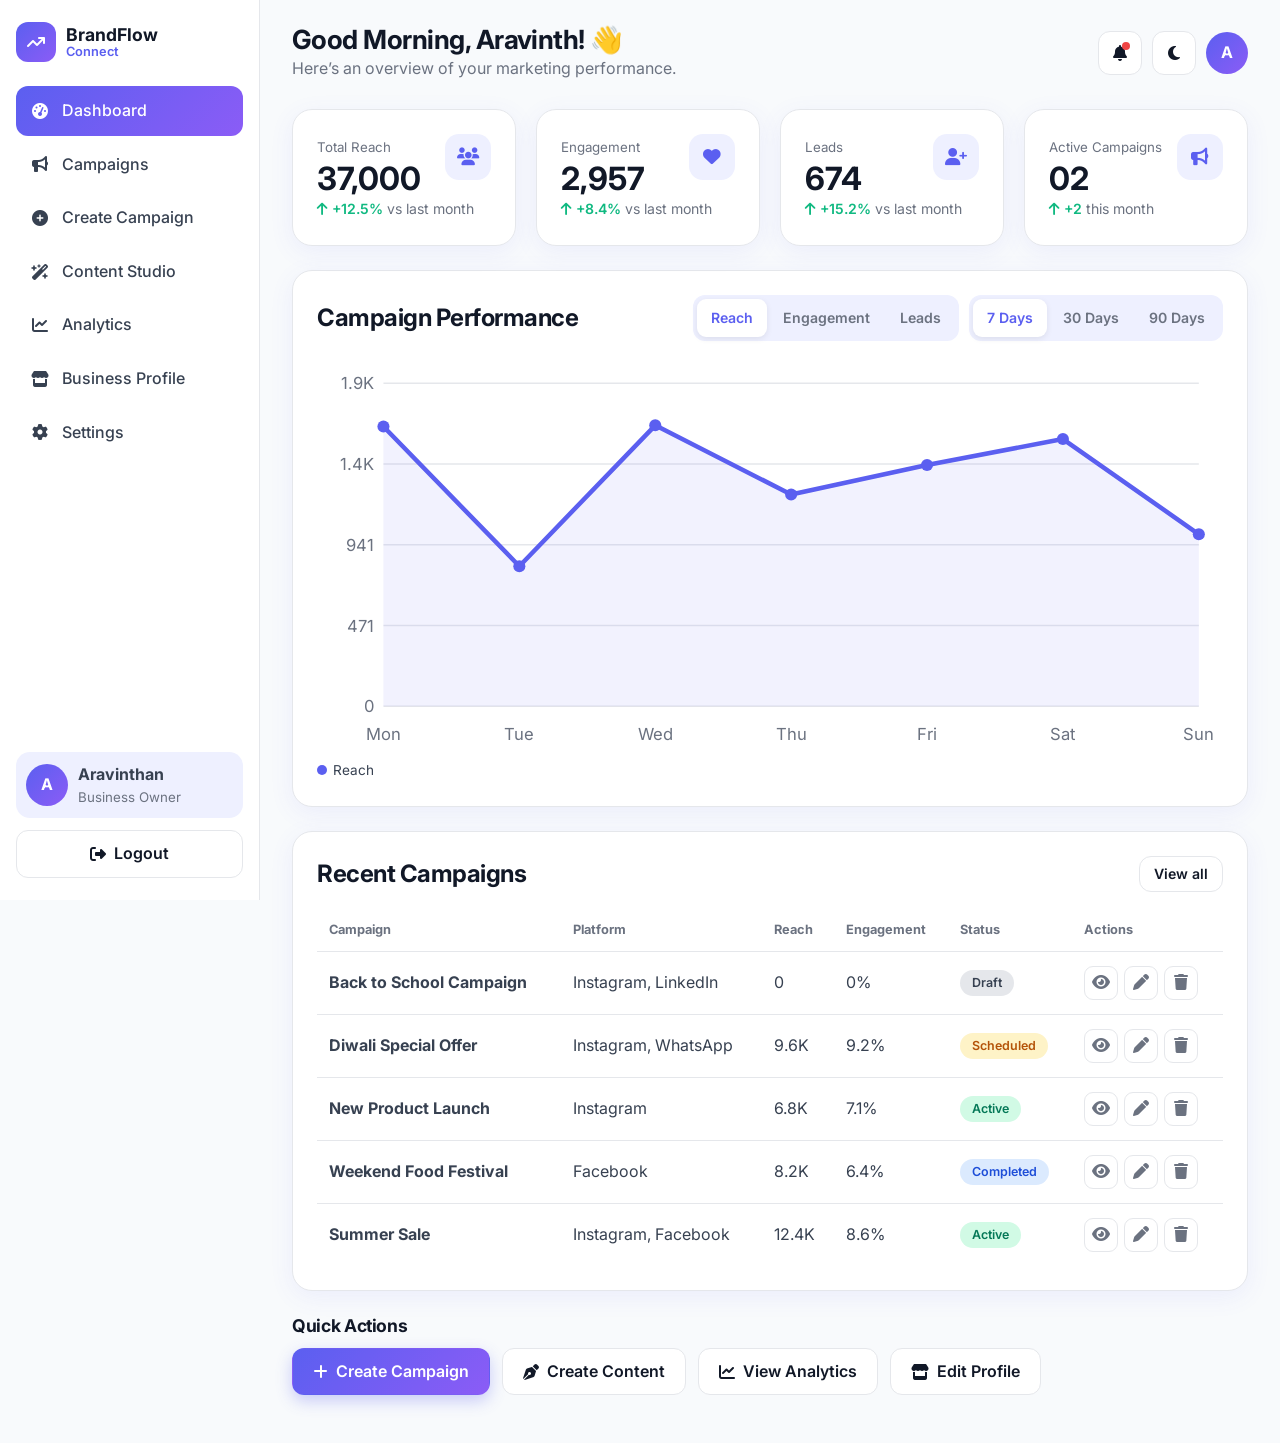
<file: dashboard.html>
<!DOCTYPE html>
<html lang="en">

<head>
    <meta charset="UTF-8">
    <meta name="viewport" content="width=device-width,initial-scale=1">
    <title>Good Morning .. | BrandFlow Connect</title>
    <meta name="description"
        content="BrandFlow Connect helps small businesses create, manage and analyze digital marketing campaigns.">
    <link rel="preconnect" href="https://fonts.googleapis.com">
    <link href="https://fonts.googleapis.com/css2?family=Inter:wght@400;500;600;700;800&display=swap" rel="stylesheet">
    <link rel="stylesheet" href="https://cdnjs.cloudflare.com/ajax/libs/font-awesome/6.5.1/css/all.min.css">
    <link rel="stylesheet" href="css/style.css">
    <link rel="stylesheet" href="css/dashboard.css">
    <link rel="stylesheet" href="css/responsive.css">
    <script>try { document.documentElement.dataset.theme = localStorage.getItem("theme") || "light" } catch (e) { }</script>
</head>

<body>
    <div class="overlay" data-close-nav></div>
    <aside class="sidebar" aria-label="Main navigation"><a href="index.html" class="logo"><span class="logo-i"><i
                    class="fa-solid fa-arrow-trend-up"></i></span><b>BrandFlow<small>Connect</small></b></a>
        <nav><a href="dashboard.html" class="active"><i class="fa-solid fa-gauge-high"
                    aria-hidden="true"></i>Dashboard</a><a href="campaigns.html" class=""><i
                    class="fa-solid fa-bullhorn" aria-hidden="true"></i>Campaigns</a><a href="create-campaign.html"
                class=""><i class="fa-solid fa-circle-plus" aria-hidden="true"></i>Create Campaign</a><a
                href="content-studio.html" class=""><i class="fa-solid fa-wand-magic-sparkles"
                    aria-hidden="true"></i>Content Studio</a><a href="analytics.html" class=""><i
                    class="fa-solid fa-chart-line" aria-hidden="true"></i>Analytics</a><a href="profile.html"
                class=""><i class="fa-solid fa-store" aria-hidden="true"></i>Business Profile</a><a href="settings.html"
                class=""><i class="fa-solid fa-gear" aria-hidden="true"></i>Settings</a></nav>
        <div class="side-foot">
            <div class="user"><span class="avatar">A</span>
                <div><b>Aravinthan</b><small>Business Owner</small></div>
            </div><button class="btn btn-ghost btn-block" id="logout"><i class="fa-solid fa-right-from-bracket"></i>
                Logout</button>
        </div>
    </aside>
    <div class="main">
        <header class="topbar"><button class="icon-btn menu-btn" id="menuBtn" aria-label="Open menu"><i
                    class="fa-solid fa-bars"></i></button>
            <div class="tb-title">
                <h1 id="pageTitle">Good Morning ..</h1>
                <p>Here’s an overview of your marketing performance.</p>
            </div>
            <div class="tb-actions"><button class="icon-btn" id="bell" aria-label="Notifications"><i
                        class="fa-solid fa-bell"></i><span class="dot"></span></button><button class="icon-btn"
                    data-theme-btn aria-label="Toggle theme"><i class="fa-solid fa-moon"></i></button><a
                    href="profile.html" class="avatar" aria-label="Profile">A</a></div>
        </header>
        <main>
            <section class="stats">
                <article class="card stat"><span class="ico"><i class="fa-solid fa-users"></i></span><small>Total
                        Reach</small><b id="st-reach" data-count="0">0</b>
                    <p><span class="up"><i class="fa-solid fa-arrow-up"></i> +12.5%</span> vs last month</p>
                </article>
                <article class="card stat"><span class="ico"><i
                            class="fa-solid fa-heart"></i></span><small>Engagement</small><b id="st-eng"
                        data-count="0">0</b>
                    <p><span class="up"><i class="fa-solid fa-arrow-up"></i> +8.4%</span> vs last month</p>
                </article>
                <article class="card stat"><span class="ico"><i
                            class="fa-solid fa-user-plus"></i></span><small>Leads</small><b id="st-leads"
                        data-count="0">0</b>
                    <p><span class="up"><i class="fa-solid fa-arrow-up"></i> +15.2%</span> vs last month</p>
                </article>
                <article class="card stat"><span class="ico"><i class="fa-solid fa-bullhorn"></i></span><small>Active
                        Campaigns</small><b id="st-active" data-count="0">0</b>
                    <p><span class="up"><i class="fa-solid fa-arrow-up"></i> +2</span> this month</p>
                </article>
            </section>
            <section class="card">
                <div class="card-h">
                    <h2>Campaign Performance</h2>
                    <div class="ctrl">
                        <div class="seg" role="group" aria-label="Metric"><button class="active"
                                data-metric="reach">Reach</button><button
                                data-metric="engagement">Engagement</button><button data-metric="leads">Leads</button>
                        </div>
                        <div class="seg" role="group" aria-label="Range"><button class="active" data-range="7">7
                                Days</button><button data-range="30">30 Days</button><button data-range="90">90
                                Days</button></div>
                    </div>
                </div>
                <div id="chart" class="chart"></div>
            </section>
            <section class="card">
                <div class="card-h">
                    <h2>Recent Campaigns</h2><a class="btn btn-ghost btn-sm" href="campaigns.html">View all</a>
                </div>
                <div class="tbl-wrap">
                    <table class="tbl">
                        <thead>
                            <tr>
                                <th>Campaign</th>
                                <th>Platform</th>
                                <th>Reach</th>
                                <th>Engagement</th>
                                <th>Status</th>
                                <th>Actions</th>
                            </tr>
                        </thead>
                        <tbody id="recent"></tbody>
                    </table>
                </div>
            </section>
            <section>
                <h2 class="h-sm">Quick Actions</h2>
                <div class="quick"><a class="btn btn-primary" href="create-campaign.html"><i
                            class="fa-solid fa-plus"></i> Create Campaign</a><a class="btn btn-ghost"
                        href="content-studio.html"><i class="fa-solid fa-pen-nib"></i> Create Content</a><a
                        class="btn btn-ghost" href="analytics.html"><i class="fa-solid fa-chart-line"></i> View
                        Analytics</a><a class="btn btn-ghost" href="profile.html"><i class="fa-solid fa-store"></i> Edit
                        Profile</a></div>
            </section>
        </main>
    </div>
    <script src="js/main.js"></script>
    <script src="js/dashboard.js"></script>
</body>

</html>
</file>
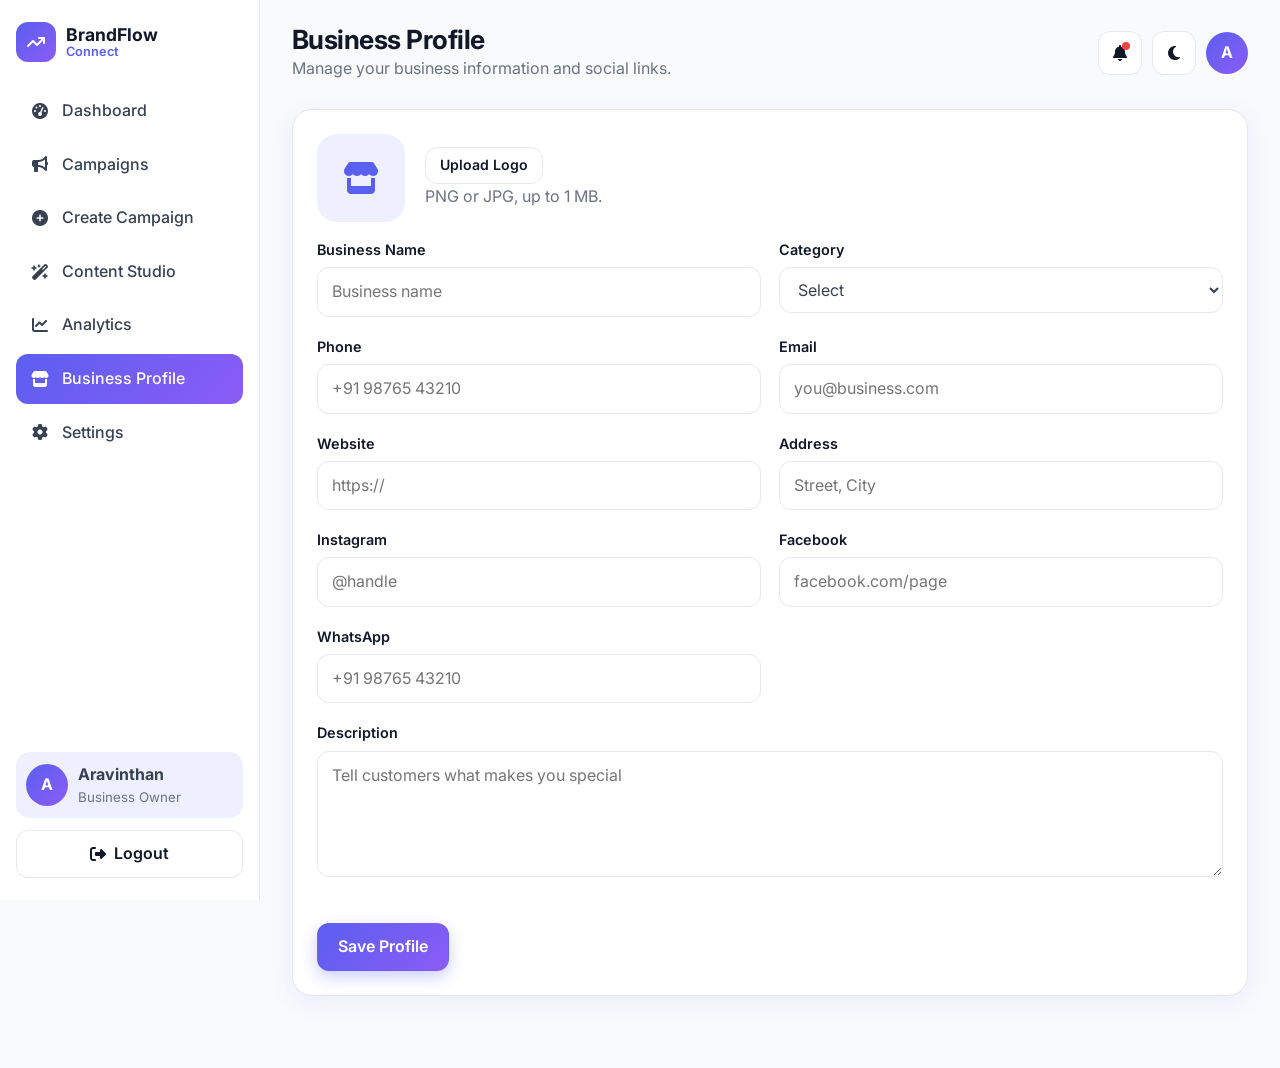
<file: profile.html>
<!DOCTYPE html>
<html lang="en">

<head>
    <meta charset="UTF-8">
    <meta name="viewport" content="width=device-width,initial-scale=1">
    <title>Business Profile | BrandFlow Connect</title>
    <meta name="description"
        content="BrandFlow Connect helps small businesses create, manage and analyze digital marketing campaigns.">
    <link rel="preconnect" href="https://fonts.googleapis.com">
    <link href="https://fonts.googleapis.com/css2?family=Inter:wght@400;500;600;700;800&display=swap" rel="stylesheet">
    <link rel="stylesheet" href="https://cdnjs.cloudflare.com/ajax/libs/font-awesome/6.5.1/css/all.min.css">
    <link rel="stylesheet" href="css/style.css">
    <link rel="stylesheet" href="css/dashboard.css">
    <link rel="stylesheet" href="css/content.css">
    <link rel="stylesheet" href="css/responsive.css">
    <script>try { document.documentElement.dataset.theme = localStorage.getItem("theme") || "light" } catch (e) { }</script>
</head>

<body>
    <div class="overlay" data-close-nav></div>
    <aside class="sidebar" aria-label="Main navigation"><a href="index.html" class="logo"><span class="logo-i"><i
                    class="fa-solid fa-arrow-trend-up"></i></span><b>BrandFlow<small>Connect</small></b></a>
        <nav><a href="dashboard.html" class=""><i class="fa-solid fa-gauge-high" aria-hidden="true"></i>Dashboard</a><a
                href="campaigns.html" class=""><i class="fa-solid fa-bullhorn" aria-hidden="true"></i>Campaigns</a><a
                href="create-campaign.html" class=""><i class="fa-solid fa-circle-plus" aria-hidden="true"></i>Create
                Campaign</a><a href="content-studio.html" class=""><i class="fa-solid fa-wand-magic-sparkles"
                    aria-hidden="true"></i>Content Studio</a><a href="analytics.html" class=""><i
                    class="fa-solid fa-chart-line" aria-hidden="true"></i>Analytics</a><a href="profile.html"
                class="active"><i class="fa-solid fa-store" aria-hidden="true"></i>Business Profile</a><a
                href="settings.html" class=""><i class="fa-solid fa-gear" aria-hidden="true"></i>Settings</a></nav>
        <div class="side-foot">
            <div class="user"><span class="avatar">A</span>
                <div><b>Aravinthan</b><small>Business Owner</small></div>
            </div><button class="btn btn-ghost btn-block" id="logout"><i class="fa-solid fa-right-from-bracket"></i>
                Logout</button>
        </div>
    </aside>
    <div class="main">
        <header class="topbar"><button class="icon-btn menu-btn" id="menuBtn" aria-label="Open menu"><i
                    class="fa-solid fa-bars"></i></button>
            <div class="tb-title">
                <h1 id="pageTitle">Business Profile</h1>
                <p>Manage your business information and social links.</p>
            </div>
            <div class="tb-actions"><button class="icon-btn" id="bell" aria-label="Notifications"><i
                        class="fa-solid fa-bell"></i><span class="dot"></span></button><button class="icon-btn"
                    data-theme-btn aria-label="Toggle theme"><i class="fa-solid fa-moon"></i></button><a
                    href="profile.html" class="avatar" aria-label="Profile">A</a></div>
        </header>
        <main>
            <form class="card" id="pf" novalidate>
                <div class="logo-up">
                    <div class="logo-pv" id="logoPv"><i class="fa-solid fa-store"></i></div>
                    <div><label class="btn btn-ghost btn-sm" for="logo">Upload Logo</label><input id="logo" type="file"
                            accept="image/*" hidden>
                        <p class="muted">PNG or JPG, up to 1 MB.</p>
                    </div>
                </div>
                <div class="form-grid">
                    <div class="field"><label for="name">Business Name</label><input id="name" type="text"
                            placeholder="Business name"></div>
                    <div class="field"><label for="cat">Category</label><select id="cat">
                            <option value="">Select</option>
                            <option>Restaurant</option>
                            <option>Fashion</option>
                            <option>Education</option>
                            <option>Beauty & Salon</option>
                            <option>Fitness</option>
                            <option>Home Services</option>
                            <option>Electronics</option>
                            <option>Local Store</option>
                            <option>Freelancer</option>
                            <option>Startup</option>
                        </select></div>
                    <div class="field"><label for="phone">Phone</label><input id="phone" type="tel"
                            placeholder="+91 98765 43210"></div>
                    <div class="field"><label for="email">Email</label><input id="email" type="email"
                            placeholder="you@business.com"></div>
                    <div class="field"><label for="web">Website</label><input id="web" type="url"
                            placeholder="https://"></div>
                    <div class="field"><label for="addr">Address</label><input id="addr" type="text"
                            placeholder="Street, City"></div>
                    <div class="field"><label for="ig">Instagram</label><input id="ig" type="text"
                            placeholder="@handle"></div>
                    <div class="field"><label for="fb">Facebook</label><input id="fb" type="text"
                            placeholder="facebook.com/page"></div>
                    <div class="field"><label for="wa">WhatsApp</label><input id="wa" type="tel"
                            placeholder="+91 98765 43210"></div>
                    <div class="field full"><label for="desc">Description</label><textarea id="desc" rows="4"
                            placeholder="Tell customers what makes you special"></textarea></div>
                </div>
                <p class="err" id="err" role="alert"></p><button class="btn btn-primary" type="submit">Save
                    Profile</button>
            </form>
        </main>
    </div>
    <script src="js/main.js"></script>
    <script src="js/profile.js"></script>
</body>

</html>
</file>
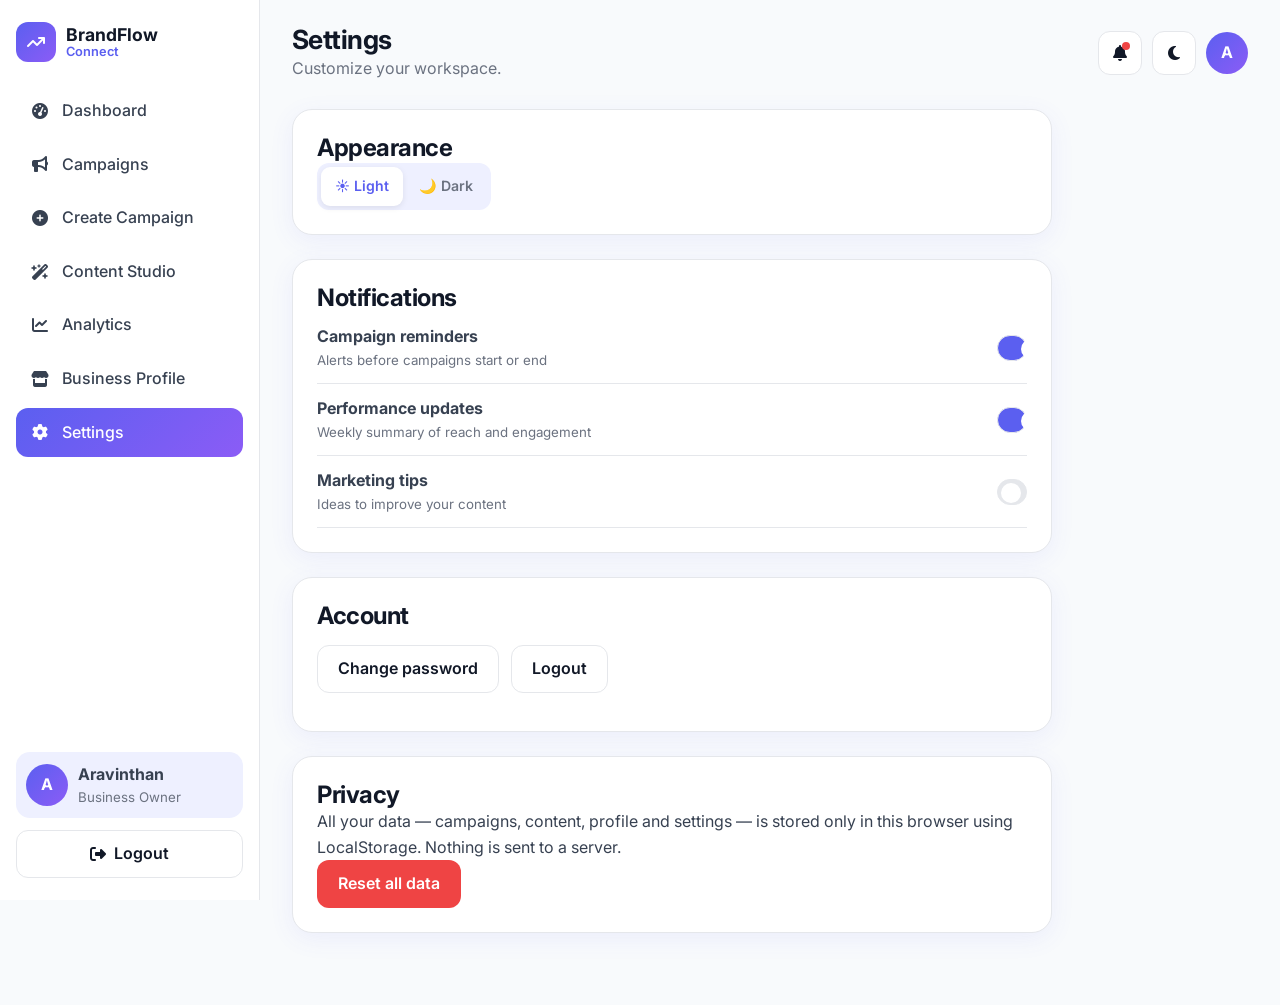
<file: settings.html>
<!DOCTYPE html>
<html lang="en">

<head>
    <meta charset="UTF-8">
    <meta name="viewport" content="width=device-width,initial-scale=1">
    <title>Settings | BrandFlow Connect</title>
    <meta name="description"
        content="BrandFlow Connect helps small businesses create, manage and analyze digital marketing campaigns.">
    <link rel="preconnect" href="https://fonts.googleapis.com">
    <link href="https://fonts.googleapis.com/css2?family=Inter:wght@400;500;600;700;800&display=swap" rel="stylesheet">
    <link rel="stylesheet" href="https://cdnjs.cloudflare.com/ajax/libs/font-awesome/6.5.1/css/all.min.css">
    <link rel="stylesheet" href="css/style.css">
    <link rel="stylesheet" href="css/dashboard.css">
    <link rel="stylesheet" href="css/content.css">
    <link rel="stylesheet" href="css/responsive.css">
    <script>try { document.documentElement.dataset.theme = localStorage.getItem("theme") || "light" } catch (e) { }</script>
</head>

<body>
    <div class="overlay" data-close-nav></div>
    <aside class="sidebar" aria-label="Main navigation"><a href="index.html" class="logo"><span class="logo-i"><i
                    class="fa-solid fa-arrow-trend-up"></i></span><b>BrandFlow<small>Connect</small></b></a>
        <nav><a href="dashboard.html" class=""><i class="fa-solid fa-gauge-high" aria-hidden="true"></i>Dashboard</a><a
                href="campaigns.html" class=""><i class="fa-solid fa-bullhorn" aria-hidden="true"></i>Campaigns</a><a
                href="create-campaign.html" class=""><i class="fa-solid fa-circle-plus" aria-hidden="true"></i>Create
                Campaign</a><a href="content-studio.html" class=""><i class="fa-solid fa-wand-magic-sparkles"
                    aria-hidden="true"></i>Content Studio</a><a href="analytics.html" class=""><i
                    class="fa-solid fa-chart-line" aria-hidden="true"></i>Analytics</a><a href="profile.html"
                class=""><i class="fa-solid fa-store" aria-hidden="true"></i>Business Profile</a><a href="settings.html"
                class="active"><i class="fa-solid fa-gear" aria-hidden="true"></i>Settings</a></nav>
        <div class="side-foot">
            <div class="user"><span class="avatar">A</span>
                <div><b>Aravinthan</b><small>Business Owner</small></div>
            </div><button class="btn btn-ghost btn-block" id="logout"><i class="fa-solid fa-right-from-bracket"></i>
                Logout</button>
        </div>
    </aside>
    <div class="main">
        <header class="topbar"><button class="icon-btn menu-btn" id="menuBtn" aria-label="Open menu"><i
                    class="fa-solid fa-bars"></i></button>
            <div class="tb-title">
                <h1 id="pageTitle">Settings</h1>
                <p>Customize your workspace.</p>
            </div>
            <div class="tb-actions"><button class="icon-btn" id="bell" aria-label="Notifications"><i
                        class="fa-solid fa-bell"></i><span class="dot"></span></button><button class="icon-btn"
                    data-theme-btn aria-label="Toggle theme"><i class="fa-solid fa-moon"></i></button><a
                    href="profile.html" class="avatar" aria-label="Profile">A</a></div>
        </header>
        <main>
            <div class="set">
                <section class="card">
                    <h2>Appearance</h2>
                    <div class="seg"><label class="seg-l"><input type="radio" name="theme" value="light"> ☀
                            Light</label><label class="seg-l"><input type="radio" name="theme" value="dark"> 🌙
                            Dark</label></div>
                </section>
                <section class="card">
                    <h2>Notifications</h2><label class="tg-row"><span><b>Campaign reminders</b><small>Alerts before
                                campaigns start or end</small></span><input type="checkbox" id="nRem" class="toggle"
                            checked></label><label class="tg-row"><span><b>Performance updates</b><small>Weekly summary
                                of reach and engagement</small></span><input type="checkbox" id="nPerf" class="toggle"
                            checked></label><label class="tg-row"><span><b>Marketing tips</b><small>Ideas to improve
                                your content</small></span><input type="checkbox" id="nTips" class="toggle"></label>
                </section>
                <section class="card">
                    <h2>Account</h2>
                    <div class="row"><button class="btn btn-ghost" id="chPw">Change password</button><button
                            class="btn btn-ghost" id="logout2">Logout</button></div>
                </section>
                <section class="card">
                    <h2>Privacy</h2>
                    <p>All your data — campaigns, content, profile and settings — is stored only in this browser using
                        LocalStorage. Nothing is sent to a server.</p><button class="btn btn-danger" id="reset">Reset
                        all data</button>
                </section>
            </div>
        </main>
    </div>
    <script src="js/main.js"></script>
    <script src="js/settings.js"></script>
</body>

</html>
</file>
<file: css/style.css>
:root {
    --p: #5B5FF0;
    --s: #8B5CF6;
    --a: #06B6D4;
    --dark: #111827;
    --text: #374151;
    --muted: #6B7280;
    --bg: #F8FAFC;
    --card: #fff;
    --border: #E5E7EB;
    --ok: #10B981;
    --warn: #F59E0B;
    --bad: #EF4444;
    --grad: linear-gradient(135deg, #5B5FF0, #8B5CF6);
    --sh: 0 6px 24px rgba(91, 95, 240, .08);
    --soft: #EEF0FF
}

[data-theme=dark] {
    --dark: #F9FAFB;
    --text: #D1D5DB;
    --muted: #9CA3AF;
    --bg: #0B1020;
    --card: #151B2E;
    --border: #263049;
    --sh: 0 6px 24px rgba(0, 0, 0, .4);
    --soft: #1E2542
}

* {
    box-sizing: border-box;
    margin: 0;
    padding: 0
}

html {
    scroll-behavior: smooth
}

body {
    font-family: Inter, system-ui, sans-serif;
    background: var(--bg);
    color: var(--text);
    line-height: 1.6;
    overflow-x: hidden;
    transition: background .3s, color .3s
}

h1,
h2,
h3 {
    color: var(--dark);
    line-height: 1.2;
    letter-spacing: -.02em
}

a {
    color: inherit;
    text-decoration: none
}

img {
    max-width: 100%
}

button,
input,
select,
textarea {
    font: inherit;
    color: inherit
}

:focus-visible {
    outline: 3px solid var(--a);
    outline-offset: 2px
}

.wrap {
    width: min(1180px, 100% - 40px);
    margin: auto
}

.muted {
    color: var(--muted)
}

.row {
    display: flex;
    gap: 12px;
    flex-wrap: wrap;
    margin: 14px 0
}

.center {
    text-align: center;
    margin-top: 32px
}

.btn {
    display: inline-flex;
    align-items: center;
    justify-content: center;
    gap: 8px;
    padding: 10px 20px;
    min-height: 44px;
    border-radius: 12px;
    border: 1px solid transparent;
    font-weight: 600;
    cursor: pointer;
    transition: .2s;
    background: none
}

.btn-primary {
    background: var(--grad);
    color: #fff;
    box-shadow: 0 6px 16px rgba(91, 95, 240, .3)
}

.btn-primary:hover {
    transform: translateY(-2px);
    box-shadow: 0 10px 22px rgba(91, 95, 240, .4)
}

.btn-ghost {
    border-color: var(--border);
    background: var(--card);
    color: var(--dark)
}

.btn-ghost:hover {
    border-color: var(--p);
    color: var(--p)
}

.btn-danger {
    background: var(--bad);
    color: #fff
}

.btn-white {
    background: #fff;
    color: var(--p)
}

.btn-white:hover {
    transform: translateY(-2px)
}

.btn-lg {
    padding: 14px 28px;
    font-size: 1.02rem
}

.btn-sm {
    padding: 6px 14px;
    min-height: 36px;
    font-size: .88rem
}

.btn-block {
    width: 100%
}

.icon-btn {
    width: 44px;
    height: 44px;
    border-radius: 12px;
    border: 1px solid var(--border);
    background: var(--card);
    color: var(--dark);
    cursor: pointer;
    position: relative;
    display: inline-grid;
    place-items: center
}

.icon-btn:hover {
    color: var(--p);
    border-color: var(--p)
}

.dot {
    position: absolute;
    top: 10px;
    right: 11px;
    width: 8px;
    height: 8px;
    border-radius: 50%;
    background: var(--bad)
}

.card {
    background: var(--card);
    border: 1px solid var(--border);
    border-radius: 20px;
    padding: 24px;
    box-shadow: var(--sh);
    margin-bottom: 24px
}

.badge {
    display: inline-block;
    padding: 3px 12px;
    border-radius: 99px;
    font-size: .78rem;
    font-weight: 600
}

.badge.active {
    background: #D1FAE5;
    color: #047857
}

.badge.completed {
    background: #DBEAFE;
    color: #1D4ED8
}

.badge.scheduled {
    background: #FEF3C7;
    color: #B45309
}

.badge.draft {
    background: #E5E7EB;
    color: #374151
}

.up {
    color: var(--ok);
    font-weight: 600
}

.logo {
    display: flex;
    align-items: center;
    gap: 10px;
    color: var(--dark)
}

.logo b {
    display: flex;
    flex-direction: column;
    line-height: 1.05;
    font-size: 1.1rem
}

.logo small {
    font-size: .8rem;
    color: var(--p);
    font-weight: 600
}

.logo-i {
    width: 40px;
    height: 40px;
    border-radius: 12px;
    background: var(--grad);
    color: #fff;
    display: grid;
    place-items: center
}

.field {
    display: flex;
    flex-direction: column;
    gap: 6px
}

.field label,
.lbl {
    font-weight: 600;
    font-size: .9rem;
    color: var(--dark)
}

.lbl {
    display: block;
    margin: 16px 0 8px
}

input,
select,
textarea {
    width: 100%;
    padding: 11px 14px;
    min-height: 44px;
    border: 1px solid var(--border);
    border-radius: 12px;
    background: var(--card);
    transition: .2s
}

input:focus,
select:focus,
textarea:focus {
    border-color: var(--p);
    box-shadow: 0 0 0 3px rgba(91, 95, 240, .18);
    outline: none
}

.invalid {
    border-color: var(--bad) !important
}

.err {
    color: var(--bad);
    font-size: .9rem;
    font-weight: 500;
    min-height: 1.4em;
    margin: 10px 0
}

input[type=range] {
    padding: 0;
    accent-color: var(--p)
}

input[type=checkbox],
input[type=radio] {
    width: auto;
    min-height: 0
}

.form-grid {
    display: grid;
    grid-template-columns: 1fr 1fr;
    gap: 18px;
    margin: 16px 0
}

.full {
    grid-column: 1/-1
}

.seg {
    display: inline-flex;
    background: var(--soft);
    border-radius: 12px;
    padding: 4px;
    gap: 2px;
    flex-wrap: wrap
}

.seg button,
.seg-l {
    border: 0;
    background: none;
    padding: 8px 14px;
    min-height: 36px;
    border-radius: 9px;
    cursor: pointer;
    font-weight: 600;
    font-size: .88rem;
    color: var(--muted)
}

.seg button.active,
.seg-l:has(input:checked) {
    background: var(--card);
    color: var(--p);
    box-shadow: 0 2px 6px rgba(0, 0, 0, .08)
}

.seg-l input {
    position: absolute;
    opacity: 0
}

#toasts {
    position: fixed;
    top: 20px;
    right: 20px;
    z-index: 300;
    display: flex;
    flex-direction: column;
    gap: 10px
}

.toast {
    background: var(--dark);
    color: var(--bg);
    padding: 12px 18px;
    border-radius: 12px;
    box-shadow: 0 10px 30px rgba(0, 0, 0, .25);
    animation: slide .3s;
    display: flex;
    gap: 10px;
    align-items: center
}

.toast i {
    color: var(--ok)
}

.toast.error i {
    color: var(--bad)
}

.toast.out {
    opacity: 0;
    transform: translateX(30px);
    transition: .3s
}

.modal-bg {
    position: fixed;
    inset: 0;
    background: rgba(17, 24, 39, .55);
    backdrop-filter: blur(4px);
    display: grid;
    place-items: center;
    z-index: 250;
    padding: 16px;
    animation: fade .2s
}

.modal {
    background: var(--card);
    border-radius: 20px;
    padding: 28px;
    width: min(480px, 100%);
    max-height: 90vh;
    overflow: auto;
    animation: pop .25s
}

.modal-body {
    margin: 12px 0 20px
}

.modal-actions {
    display: flex;
    gap: 10px;
    justify-content: flex-end;
    flex-wrap: wrap
}

.modal dl {
    display: grid;
    grid-template-columns: auto 1fr;
    gap: 6px 16px
}

.modal dt {
    color: var(--muted)
}

.empty {
    text-align: center;
    padding: 48px 20px;
    grid-column: 1/-1
}

.empty i {
    font-size: 2.4rem;
    color: var(--p);
    margin-bottom: 12px
}

.empty p {
    margin: 8px 0 18px
}

.loader {
    display: flex;
    align-items: center;
    gap: 12px;
    padding: 18px;
    color: var(--p);
    font-weight: 600
}

.loader span {
    width: 22px;
    height: 22px;
    border: 3px solid var(--soft);
    border-top-color: var(--p);
    border-radius: 50%;
    animation: spin .8s linear infinite
}

.avatar {
    width: 42px;
    height: 42px;
    border-radius: 50%;
    background: var(--grad);
    color: #fff;
    display: inline-grid;
    place-items: center;
    font-weight: 700;
    flex: none
}

@keyframes spin {
    to {
        transform: rotate(360deg)
    }
}

@keyframes fade {
    from {
        opacity: 0
    }
}

@keyframes pop {
    from {
        opacity: 0;
        transform: scale(.94)
    }
}

@keyframes slide {
    from {
        opacity: 0;
        transform: translateY(-10px)
    }
}

@keyframes draw {
    to {
        stroke-dashoffset: 0
    }
}

@keyframes rise {
    from {
        opacity: 0;
        transform: translateY(18px)
    }
}

@media(prefers-reduced-motion:reduce) {
    * {
        animation: none !important;
        transition: none !important
    }
}
</file>
<file: css/landing.css>
.nav {
    position: sticky;
    top: 0;
    z-index: 100;
    transition: .3s
}

.nav.scrolled {
    background: color-mix(in srgb, var(--bg) 80%, transparent);
    backdrop-filter: blur(14px);
    box-shadow: 0 1px 0 var(--border)
}

.nav-in {
    display: flex;
    align-items: center;
    gap: 24px;
    height: 72px
}

.nav-links {
    display: flex;
    gap: 28px;
    margin: auto;
    font-weight: 500
}

.nav-links a:hover {
    color: var(--p)
}

.nav-btns {
    display: flex;
    gap: 10px
}

.m-only {
    display: none
}

.menu-btn {
    display: none
}

.hero {
    padding: 70px 0 80px;
    background: radial-gradient(circle at 80% 10%, rgba(139, 92, 246, .18), transparent 45%), radial-gradient(circle at 10% 90%, rgba(6, 182, 212, .14), transparent 40%)
}

.hero-in {
    display: grid;
    grid-template-columns: 1.05fr 1fr;
    gap: 56px;
    align-items: center
}

.hero h1 {
    font-size: clamp(2.2rem, 5vw, 3.6rem);
    margin: 18px 0
}

.lead {
    font-size: 1.15rem;
    color: var(--muted);
    max-width: 540px
}

.grad-t {
    background: var(--grad);
    -webkit-background-clip: text;
    background-clip: text;
    color: transparent
}

.pill {
    display: inline-flex;
    gap: 8px;
    align-items: center;
    background: var(--soft);
    color: var(--p);
    padding: 6px 16px;
    border-radius: 99px;
    font-weight: 600;
    font-size: .88rem
}

.fade {
    animation: rise .7s both
}

.preview {
    position: relative;
    padding: 30px 20px
}

.glass {
    background: color-mix(in srgb, var(--card) 75%, transparent);
    backdrop-filter: blur(16px);
    border: 1px solid var(--border);
    border-radius: 24px;
    padding: 26px;
    box-shadow: 0 24px 60px rgba(91, 95, 240, .2)
}

.mini-grid {
    display: grid;
    grid-template-columns: 1fr 1fr;
    gap: 14px;
    margin: 18px 0
}

.mini-grid div {
    background: var(--soft);
    padding: 14px;
    border-radius: 14px
}

.mini-grid small {
    color: var(--muted)
}

.mini-grid b {
    display: block;
    font-size: 1.5rem;
    color: var(--dark)
}

.bars {
    display: flex;
    align-items: flex-end;
    gap: 10px;
    height: 110px
}

.bars i {
    flex: 1;
    background: var(--grad);
    border-radius: 8px 8px 0 0;
    opacity: .85
}

.float {
    position: absolute;
    background: var(--card);
    border: 1px solid var(--border);
    border-radius: 14px;
    padding: 10px 16px;
    font-weight: 600;
    color: var(--dark);
    box-shadow: var(--sh);
    animation: fl 5s ease-in-out infinite;
    z-index: 2
}

.float i {
    color: var(--p);
    margin-right: 6px
}

.f1 {
    top: -4px;
    right: 0
}

.f2 {
    bottom: 30px;
    left: -14px;
    animation-delay: 1s
}

.f3 {
    bottom: -8px;
    right: 30px;
    animation-delay: 2s
}

@keyframes fl {
    50% {
        transform: translateY(-10px)
    }
}

.trust {
    text-align: center;
    padding: 30px 0;
    border-block: 1px solid var(--border)
}

.trust p {
    color: var(--muted);
    margin-bottom: 14px
}

.trust-row {
    display: flex;
    justify-content: center;
    gap: 34px;
    flex-wrap: wrap;
    font-weight: 600;
    color: var(--dark)
}

.trust-row i {
    color: var(--p);
    margin-right: 8px
}

.sec {
    padding: 84px 0
}

.alt {
    background: var(--card)
}

.sec-h {
    text-align: center;
    max-width: 640px;
    margin: 0 auto 44px
}

.sec-h h2 {
    font-size: clamp(1.7rem, 3.5vw, 2.4rem);
    margin-bottom: 10px
}

.feat {
    margin: 0;
    transition: .25s
}

.feat:hover {
    transform: translateY(-6px);
    border-color: var(--p)
}

.feat .ico {
    float: none;
    margin-bottom: 14px
}

.feat h3 {
    margin-bottom: 6px
}

.steps {
    display: grid;
    grid-template-columns: repeat(4, 1fr);
    gap: 24px;
    position: relative
}

.step {
    text-align: center;
    position: relative
}

.step:not(:last-child)::after {
    content: "";
    position: absolute;
    top: 28px;
    left: calc(50% + 40px);
    right: calc(-50% + 40px);
    border-top: 2px dashed var(--p);
    opacity: .4
}

.num {
    width: 56px;
    height: 56px;
    border-radius: 50%;
    background: var(--grad);
    color: #fff;
    display: grid;
    place-items: center;
    font-size: 1.3rem;
    font-weight: 700;
    margin: 0 auto 14px
}

.cats {
    display: grid;
    grid-template-columns: repeat(4, 1fr);
    gap: 16px
}

.cat {
    background: var(--card);
    border: 1px solid var(--border);
    border-radius: 18px;
    padding: 22px;
    cursor: pointer;
    font-weight: 600;
    color: var(--dark);
    display: flex;
    flex-direction: column;
    gap: 8px;
    align-items: center;
    transition: .2s
}

.cat span {
    font-size: 2rem
}

.cat:hover,
.cat.on {
    border-color: var(--p);
    background: var(--soft);
    transform: translateY(-3px)
}

.cat-msg {
    text-align: center;
    margin-top: 24px;
    font-size: 1.1rem;
    color: var(--p);
    font-weight: 500;
    min-height: 2em
}

.camp {
    padding: 0;
    overflow: hidden;
    margin: 0
}

.camp-img {
    height: 180px;
    overflow: hidden
}

.camp:hover .camp-img img {
    transform: scale(1.07)
}

.camp-b {
    padding: 20px
}

.camp-b h3 {
    margin: 8px 0 2px
}

.cta {
    background: var(--grad);
    color: #fff;
    text-align: center;
    border-radius: 28px;
    padding: 70px 24px;
    margin: 20px auto 80px
}

.cta h2 {
    color: #fff;
    font-size: clamp(1.8rem, 4vw, 2.8rem)
}

.cta p {
    margin: 12px 0 26px;
    opacity: .9
}

.footer {
    background: #111827;
    color: #9CA3AF;
    padding: 60px 0 24px
}

.footer .logo {
    color: #fff
}

.footer h3 {
    color: #fff;
    font-size: 1rem;
    margin-bottom: 12px
}

.fgrid {
    display: grid;
    grid-template-columns: 1.5fr 1fr 1fr 1fr;
    gap: 32px
}

.footer a {
    display: block;
    padding: 4px 0
}

.footer a:hover {
    color: #fff
}

.fgrid p {
    margin-top: 12px
}

.copy {
    text-align: center;
    margin-top: 40px;
    padding-top: 20px;
    border-top: 1px solid #1F2937;
    font-size: .9rem
}

.camp-img img {
    width: 100%;
    height: 100%;
    object-fit: cover;
    display: block;
    transition: transform .6s
}
</file>
<file: css/responsive.css>
@media(max-width:1200px) {
    .stats.five {
        grid-template-columns: repeat(3, 1fr)
    }

    .main {
        padding: 24px
    }
}

@media(max-width:992px) {
    .sidebar {
        transform: translateX(-100%)
    }

    body.nav-open .sidebar {
        transform: none
    }

    body.nav-open .overlay {
        opacity: 1;
        visibility: visible
    }

    .main {
        margin-left: 0
    }

    .menu-btn {
        display: inline-grid
    }

    .stats,
    .grid4 {
        grid-template-columns: repeat(2, 1fr)
    }

    .grid3 {
        grid-template-columns: repeat(2, 1fr)
    }

    .two,
    .hero-in {
        grid-template-columns: 1fr
    }

    .steps {
        grid-template-columns: 1fr 1fr
    }

    .step::after {
        display: none !important
    }

    .cats {
        grid-template-columns: repeat(2, 1fr)
    }

    .fgrid {
        grid-template-columns: 1fr 1fr
    }

    .landing .nav-links {
        position: absolute;
        top: 72px;
        left: 0;
        right: 0;
        background: var(--card);
        flex-direction: column;
        padding: 20px;
        gap: 14px;
        border-bottom: 1px solid var(--border);
        display: none;
        margin: 0
    }

    body.nav-open .nav-links {
        display: flex
    }

    .nav-btns {
        display: none
    }

    .landing .menu-btn {
        display: inline-grid;
        margin-left: auto
    }

    .m-only {
        display: inline-flex
    }

    .plan-f {
        grid-template-columns: 1fr 1fr
    }

    .week {
        grid-template-columns: repeat(2, 1fr)
    }
}

@media(max-width:768px) {
    .tb-title h1 {
        font-size: 1.3rem
    }

    .hide-sm {
        display: none
    }

    .form-grid {
        grid-template-columns: 1fr
    }

    .plat-grid {
        grid-template-columns: 1fr 1fr
    }

    .est {
        grid-template-columns: 1fr
    }

    .pv {
        grid-template-columns: 1fr
    }

    .sec {
        padding: 56px 0
    }

    .tbl thead {
        display: none
    }

    .tbl,
    .tbl tbody,
    .tbl tr,
    .tbl td {
        display: block
    }

    .tbl tr {
        border: 1px solid var(--border);
        border-radius: 14px;
        padding: 8px 12px;
        margin-bottom: 12px
    }

    .tbl td {
        display: flex;
        justify-content: space-between;
        gap: 12px;
        border: 0;
        padding: 8px 0
    }

    .tbl td::before {
        content: attr(data-label);
        color: var(--muted);
        font-weight: 600
    }
}

@media(max-width:576px) {
    .main {
        padding: 16px
    }

    .stats,
    .stats.five,
    .grid3,
    .grid4,
    .steps,
    .cats,
    .fgrid {
        grid-template-columns: 1fr
    }

    .card {
        padding: 18px
    }

    .tb-actions .avatar {
        display: none
    }

    .stepper li {
        min-width: 78px
    }

    .wiz-btns .btn,
    #finalBtns .btn {
        flex: 1
    }

    .toolbar .seg {
        width: 100%
    }

    .modal-actions .btn {
        flex: 1
    }

    #toasts {
        left: 12px;
        right: 12px
    }

    .cats {
        grid-template-columns: 1fr 1fr
    }

    .week,
    .plan-f {
        grid-template-columns: 1fr
    }

    .best {
        flex-direction: column;
        align-items: flex-start
    }
}

@media(max-width:400px) {
    .btn-lg {
        padding: 12px 18px
    }

    .hero h1 {
        font-size: 1.9rem
    }

    .cats {
        grid-template-columns: 1fr
    }

    .plat-grid {
        grid-template-columns: 1fr
    }

    .tb-title p {
        display: none
    }

    .float {
        font-size: .8rem
    }

    .f2 {
        left: 0
    }
}
</file>
<file: css/dashboard.css>
.sidebar {
    position: fixed;
    inset: 0 auto 0 0;
    width: 260px;
    background: var(--card);
    border-right: 1px solid var(--border);
    padding: 22px 16px;
    display: flex;
    flex-direction: column;
    gap: 24px;
    z-index: 100;
    transition: transform .3s
}

.sidebar nav {
    display: flex;
    flex-direction: column;
    gap: 4px;
    flex: 1
}

.sidebar nav a {
    display: flex;
    gap: 12px;
    align-items: center;
    padding: 12px 14px;
    border-radius: 12px;
    font-weight: 500;
    transition: .2s
}

.sidebar nav a:hover {
    background: var(--soft);
    color: var(--p)
}

.sidebar nav a.active {
    background: var(--grad);
    color: #fff
}

.sidebar nav i {
    width: 20px;
    text-align: center
}

.side-foot {
    display: flex;
    flex-direction: column;
    gap: 12px
}

.user {
    display: flex;
    gap: 10px;
    align-items: center;
    padding: 10px;
    background: var(--soft);
    border-radius: 14px
}

.user small {
    display: block;
    color: var(--muted)
}

.overlay {
    position: fixed;
    inset: 0;
    background: rgba(17, 24, 39, .5);
    z-index: 90;
    opacity: 0;
    visibility: hidden;
    transition: .3s
}

.main {
    margin-left: 260px;
    padding: 24px 32px 48px;
    min-width: 0
}

.menu-btn {
    display: none
}

.topbar {
    display: flex;
    align-items: center;
    gap: 14px;
    margin-bottom: 28px
}

.tb-title {
    flex: 1;
    min-width: 0
}

.tb-title h1 {
    font-size: 1.65rem
}

.tb-title p {
    color: var(--muted)
}

.tb-actions {
    display: flex;
    gap: 10px;
    align-items: center
}

.stats {
    display: grid;
    grid-template-columns: repeat(4, 1fr);
    gap: 20px;
    margin-bottom: 24px
}

.stats.five {
    grid-template-columns: repeat(5, 1fr)
}

.stat {
    margin: 0;
    animation: rise .5s both
}

.stat b {
    display: block;
    font-size: 2rem;
    color: var(--dark);
    line-height: 1.2
}

.stat small {
    color: var(--muted)
}

.stat p {
    font-size: .88rem;
    color: var(--muted)
}

.ico {
    width: 46px;
    height: 46px;
    border-radius: 14px;
    background: var(--soft);
    color: var(--p);
    display: inline-grid;
    place-items: center;
    font-size: 1.1rem;
    float: right
}

.card-h {
    display: flex;
    justify-content: space-between;
    align-items: center;
    gap: 12px;
    flex-wrap: wrap;
    margin-bottom: 18px
}

.ctrl {
    display: flex;
    gap: 10px;
    flex-wrap: wrap
}

.h-sm {
    font-size: 1.1rem;
    margin: 20px 0 12px
}

.chart svg {
    width: 100%;
    height: auto;
    display: block
}

.chart text {
    fill: var(--muted);
    font-size: 11px
}

.chart .grid {
    stroke: var(--border)
}

.chart .line {
    fill: none;
    stroke-width: 3;
    stroke-linecap: round;
    stroke-linejoin: round;
    stroke-dasharray: 1;
    stroke-dashoffset: 1;
    animation: draw 1s forwards
}

.chart circle {
    cursor: pointer
}

.legend {
    display: flex;
    gap: 16px;
    flex-wrap: wrap;
    font-size: .85rem;
    margin-top: 8px
}

.legend i {
    display: inline-block;
    width: 10px;
    height: 10px;
    border-radius: 50%;
    margin-right: 6px
}

.tbl-wrap {
    overflow-x: auto
}

.tbl {
    width: 100%;
    border-collapse: collapse
}

.tbl th {
    text-align: left;
    font-size: .8rem;
    color: var(--muted);
    padding: 10px 12px;
    border-bottom: 1px solid var(--border)
}

.tbl td {
    padding: 14px 12px;
    border-bottom: 1px solid var(--border)
}

.tbl tr:last-child td {
    border: 0
}

.tbl tbody tr:hover {
    background: var(--soft)
}

.acts {
    display: flex;
    gap: 6px
}

.acts button {
    width: 34px;
    height: 34px;
    border-radius: 9px;
    border: 1px solid var(--border);
    background: var(--card);
    cursor: pointer;
    color: var(--muted)
}

.acts button:hover {
    color: var(--p);
    border-color: var(--p)
}

.acts .del:hover {
    color: var(--bad);
    border-color: var(--bad)
}

.quick {
    display: flex;
    gap: 12px;
    flex-wrap: wrap
}

.toolbar {
    display: flex;
    gap: 14px;
    flex-wrap: wrap;
    align-items: center;
    margin-bottom: 22px
}

.toolbar select {
    width: auto
}

.search {
    position: relative;
    flex: 1;
    min-width: 200px
}

.search i {
    position: absolute;
    left: 14px;
    top: 14px;
    color: var(--muted)
}

.search input {
    padding-left: 40px
}

.grid3 {
    display: grid;
    grid-template-columns: repeat(3, 1fr);
    gap: 22px
}

.grid4 {
    display: grid;
    grid-template-columns: repeat(4, 1fr);
    gap: 20px;
    margin-bottom: 24px
}

.two {
    display: grid;
    grid-template-columns: 1fr 1fr;
    gap: 24px;
    align-items: start
}

@media(min-width:993px) {
    body:not(.landing) .overlay {
        display: none
    }
}
</file>
<file: css/analytics.css>
.donut-w {
    display: flex;
    gap: 24px;
    align-items: center;
    flex-wrap: wrap;
    justify-content: center
}

.donut-w svg {
    width: 190px;
    height: 190px
}

.donut-w ul {
    list-style: none;
    display: grid;
    gap: 10px
}

.donut-w li {
    display: flex;
    gap: 10px;
    align-items: center
}

.donut-w i {
    width: 12px;
    height: 12px;
    border-radius: 4px
}

.donut-w b {
    margin-left: auto;
    padding-left: 20px;
    color: var(--dark)
}

.pc {
    margin: 0
}

.pc i {
    font-size: 1.6rem;
    color: var(--p)
}

.pc h3 {
    margin: 8px 0
}

.pc .kv {
    margin: 0
}

.best {
    background: var(--grad);
    color: #fff;
    display: flex;
    justify-content: space-between;
    gap: 20px;
    flex-wrap: wrap;
    align-items: center;
    border: 0
}

.best h2,
.best h3 {
    color: #fff
}

.best .kv small {
    color: #E0E7FF
}

.best .kv b {
    color: #fff
}

.best .btn {
    background: #fff;
    color: var(--p)
}
</file>
<file: css/campaigns.css>
.ccard {
    padding: 0;
    overflow: hidden;
    margin: 0;
    transition: .25s;
    animation: rise .4s both
}

.ccard:hover {
    transform: translateY(-4px)
}

.c-img {
    height: 170px;
    overflow: hidden;
    background: var(--soft)
}

.c-img img,
.camp-img img {
    width: 100%;
    height: 100%;
    object-fit: cover;
    display: block;
    transition: transform .6s
}

.ccard:hover .c-img img {
    transform: scale(1.07)
}

.c-b {
    padding: 18px
}

.c-b h3 {
    margin: 8px 0 2px
}

.c-b .meta {
    font-size: .85rem;
    color: var(--muted)
}

.kv {
    display: flex;
    gap: 24px;
    margin: 12px 0
}

.kv small {
    display: block;
    color: var(--muted)
}

.kv b {
    color: var(--dark);
    font-size: 1.1rem
}

.c-foot {
    display: flex;
    gap: 8px;
    align-items: center;
    flex-wrap: wrap
}

.c-foot select {
    width: auto;
    min-height: 36px;
    padding: 4px 10px;
    font-size: .85rem
}

.g0 {
    background: linear-gradient(135deg, #5B5FF0, #06B6D4)
}

.g1 {
    background: linear-gradient(135deg, #F59E0B, #EF4444)
}

.g2 {
    background: linear-gradient(135deg, #8B5CF6, #EC4899)
}

.g3 {
    background: linear-gradient(135deg, #10B981, #06B6D4)
}

.g4 {
    background: linear-gradient(135deg, #6366F1, #8B5CF6)
}

.stepper {
    display: flex;
    list-style: none;
    gap: 8px;
    margin-bottom: 28px;
    overflow-x: auto;
    padding-bottom: 6px
}

.stepper li {
    flex: 1;
    min-width: 92px;
    display: flex;
    flex-direction: column;
    align-items: center;
    gap: 6px;
    font-size: .82rem;
    color: var(--muted);
    position: relative
}

.stepper li::after {
    content: "";
    position: absolute;
    top: 17px;
    left: calc(50% + 22px);
    right: calc(-50% + 22px);
    height: 2px;
    background: var(--border)
}

.stepper li:last-child::after {
    display: none
}

.stepper span {
    width: 36px;
    height: 36px;
    border-radius: 50%;
    border: 2px solid var(--border);
    display: grid;
    place-items: center;
    font-weight: 700;
    background: var(--card);
    z-index: 1
}

.stepper .on {
    color: var(--p);
    font-weight: 600
}

.stepper .on span {
    background: var(--grad);
    color: #fff;
    border-color: transparent
}

.stepper .done span {
    border-color: var(--ok);
    color: var(--ok)
}

.chips {
    display: flex;
    flex-wrap: wrap;
    gap: 10px
}

.chip {
    padding: 8px 18px;
    border-radius: 99px;
    border: 1px solid var(--border);
    background: var(--card);
    cursor: pointer;
    font-weight: 500;
    min-height: 40px
}

.chip.on {
    background: var(--grad);
    color: #fff;
    border-color: transparent
}

.plat-grid {
    display: grid;
    grid-template-columns: repeat(4, 1fr);
    gap: 16px;
    margin-top: 16px
}

.plat {
    display: flex;
    flex-direction: column;
    align-items: center;
    gap: 10px;
    padding: 26px 12px;
    border: 2px solid var(--border);
    border-radius: 18px;
    background: var(--card);
    cursor: pointer;
    transition: .2s
}

.plat i {
    font-size: 2rem
}

.plat:hover {
    border-color: var(--p)
}

.plat.on {
    border-color: var(--p);
    background: var(--soft);
    box-shadow: 0 0 0 4px rgba(91, 95, 240, .15)
}

.plat.on i {
    color: var(--p)
}

.est {
    display: grid;
    grid-template-columns: repeat(3, 1fr);
    gap: 16px
}

.est div {
    background: var(--soft);
    padding: 18px;
    border-radius: 16px
}

.est small {
    color: var(--muted)
}

.est b {
    display: block;
    font-size: 1.6rem;
    color: var(--dark)
}

.pv {
    display: grid;
    grid-template-columns: 160px 1fr;
    gap: 10px 20px;
    background: var(--soft);
    padding: 22px;
    border-radius: 16px;
    margin-top: 14px
}

.pv dt {
    color: var(--muted)
}

.pv dd {
    font-weight: 600;
    color: var(--dark)
}

.wiz-btns {
    display: flex;
    justify-content: space-between;
    gap: 10px;
    flex-wrap: wrap;
    margin-top: 8px
}

#finalBtns {
    display: flex;
    gap: 10px;
    flex-wrap: wrap
}

#finalBtns[hidden] {
    display: none
}

.step-p[hidden] {
    display: none
}
</file>
<file: css/content.css>
textarea {
    resize: vertical
}

.tags {
    display: flex;
    gap: 8px;
    flex-wrap: wrap;
    margin: 10px 0
}

.tags span {
    background: var(--soft);
    color: var(--p);
    padding: 4px 12px;
    border-radius: 99px;
    font-size: .85rem;
    font-weight: 600
}

.ig {
    max-width: 380px;
    margin: 18px auto 0;
    border: 1px solid var(--border);
    border-radius: 16px;
    overflow: hidden;
    background: var(--card)
}

.ig-h {
    display: flex;
    gap: 10px;
    align-items: center;
    padding: 12px
}

.ig-h small {
    display: block;
    color: var(--muted);
    line-height: 1.1
}

.ig-img {
    aspect-ratio: 1;
    display: flex;
    flex-direction: column;
    align-items: center;
    justify-content: center;
    gap: 10px;
    color: #fff;
    text-align: center;
    padding: 20px;
    background-size: cover;
    background-position: center
}

.ig-img span {
    font-size: 4rem
}

.ig-img b {
    font-size: 1.5rem;
    text-shadow: 0 2px 12px rgba(0, 0, 0, .4)
}

.ig-a {
    display: flex;
    gap: 16px;
    padding: 12px;
    font-size: .9rem
}

.ig-c {
    padding: 0 12px 8px;
    white-space: pre-wrap;
    font-size: .92rem
}

.ig-t {
    padding: 0 12px 14px;
    color: var(--p);
    font-size: .9rem;
    word-break: break-word
}

.week {
    display: grid;
    grid-template-columns: repeat(7, 1fr);
    gap: 10px;
    margin-bottom: 18px
}

.day {
    border: 1px solid var(--border);
    border-radius: 14px;
    padding: 10px;
    min-height: 110px;
    font-size: .78rem
}

.day h4 {
    color: var(--dark);
    font-size: .82rem
}

.day small {
    color: var(--muted)
}

.day .pl {
    margin-top: 6px;
    background: var(--soft);
    border-radius: 8px;
    padding: 4px 6px
}

.plan-f {
    display: grid;
    grid-template-columns: repeat(4, 1fr) auto;
    gap: 12px;
    align-items: end
}

.plan-f .field {
    gap: 4px
}

.plan-f label {
    font-size: .82rem
}

.item {
    display: flex;
    justify-content: space-between;
    gap: 14px;
    align-items: center;
    padding: 12px 0;
    border-bottom: 1px solid var(--border)
}

.item:last-child {
    border: 0
}

.item p {
    white-space: pre-wrap;
    font-size: .9rem;
    margin-top: 4px
}

.logo-up {
    display: flex;
    gap: 20px;
    align-items: center
}

.logo-pv {
    width: 88px;
    height: 88px;
    border-radius: 20px;
    background: var(--soft);
    color: var(--p);
    display: grid;
    place-items: center;
    font-size: 2rem;
    overflow: hidden
}

.logo-pv img {
    width: 100%;
    height: 100%;
    object-fit: cover
}

.set {
    max-width: 760px
}

.tg-row {
    display: flex;
    justify-content: space-between;
    gap: 16px;
    align-items: center;
    padding: 12px 0;
    border-bottom: 1px solid var(--border);
    cursor: pointer
}

.tg-row small {
    display: block;
    color: var(--muted)
}

.toggle {
    appearance: none;
    width: 46px;
    height: 26px;
    border-radius: 99px;
    background: var(--border);
    position: relative;
    cursor: pointer;
    transition: .2s;
    flex: none
}

.toggle::after {
    content: "";
    position: absolute;
    top: 3px;
    left: 3px;
    width: 20px;
    height: 20px;
    border-radius: 50%;
    background: #fff;
    transition: .2s
}

.toggle:checked {
    background: var(--p)
}

.toggle:checked::after {
    left: 23px
}
</file>
